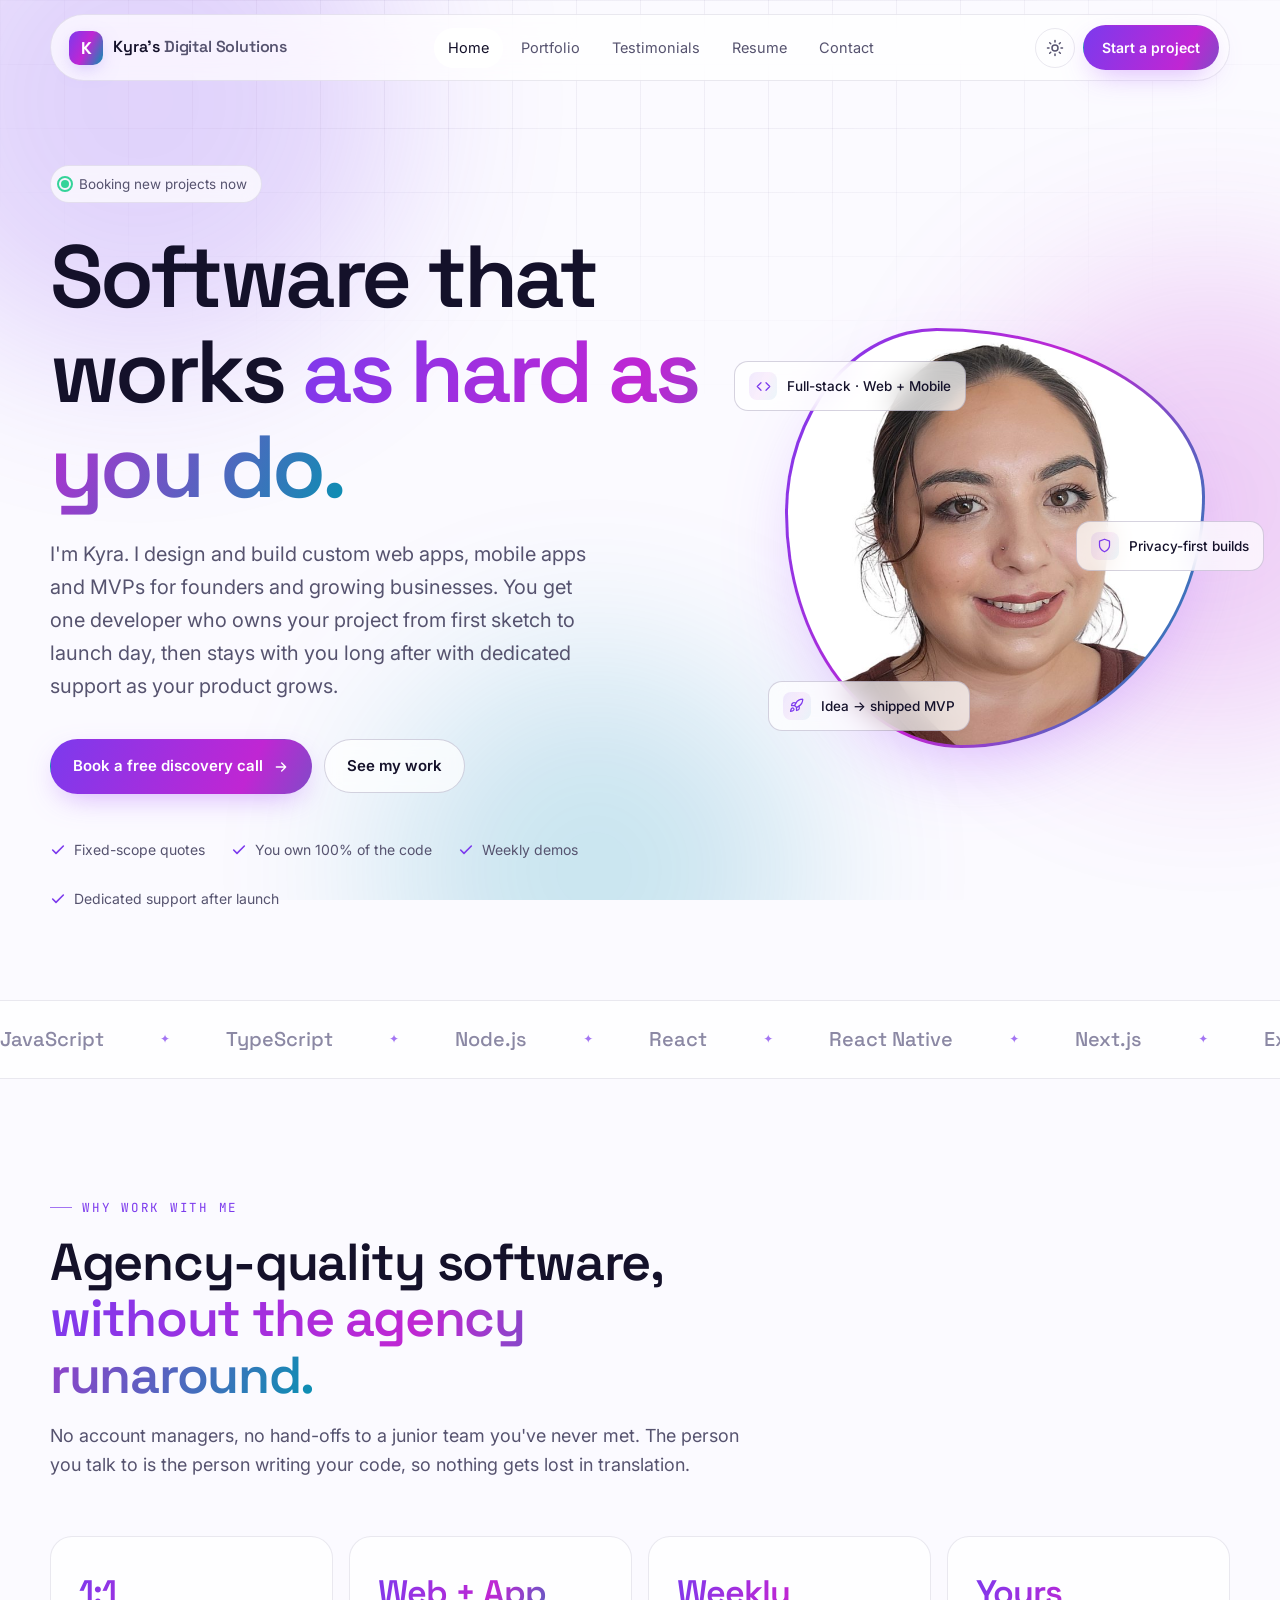
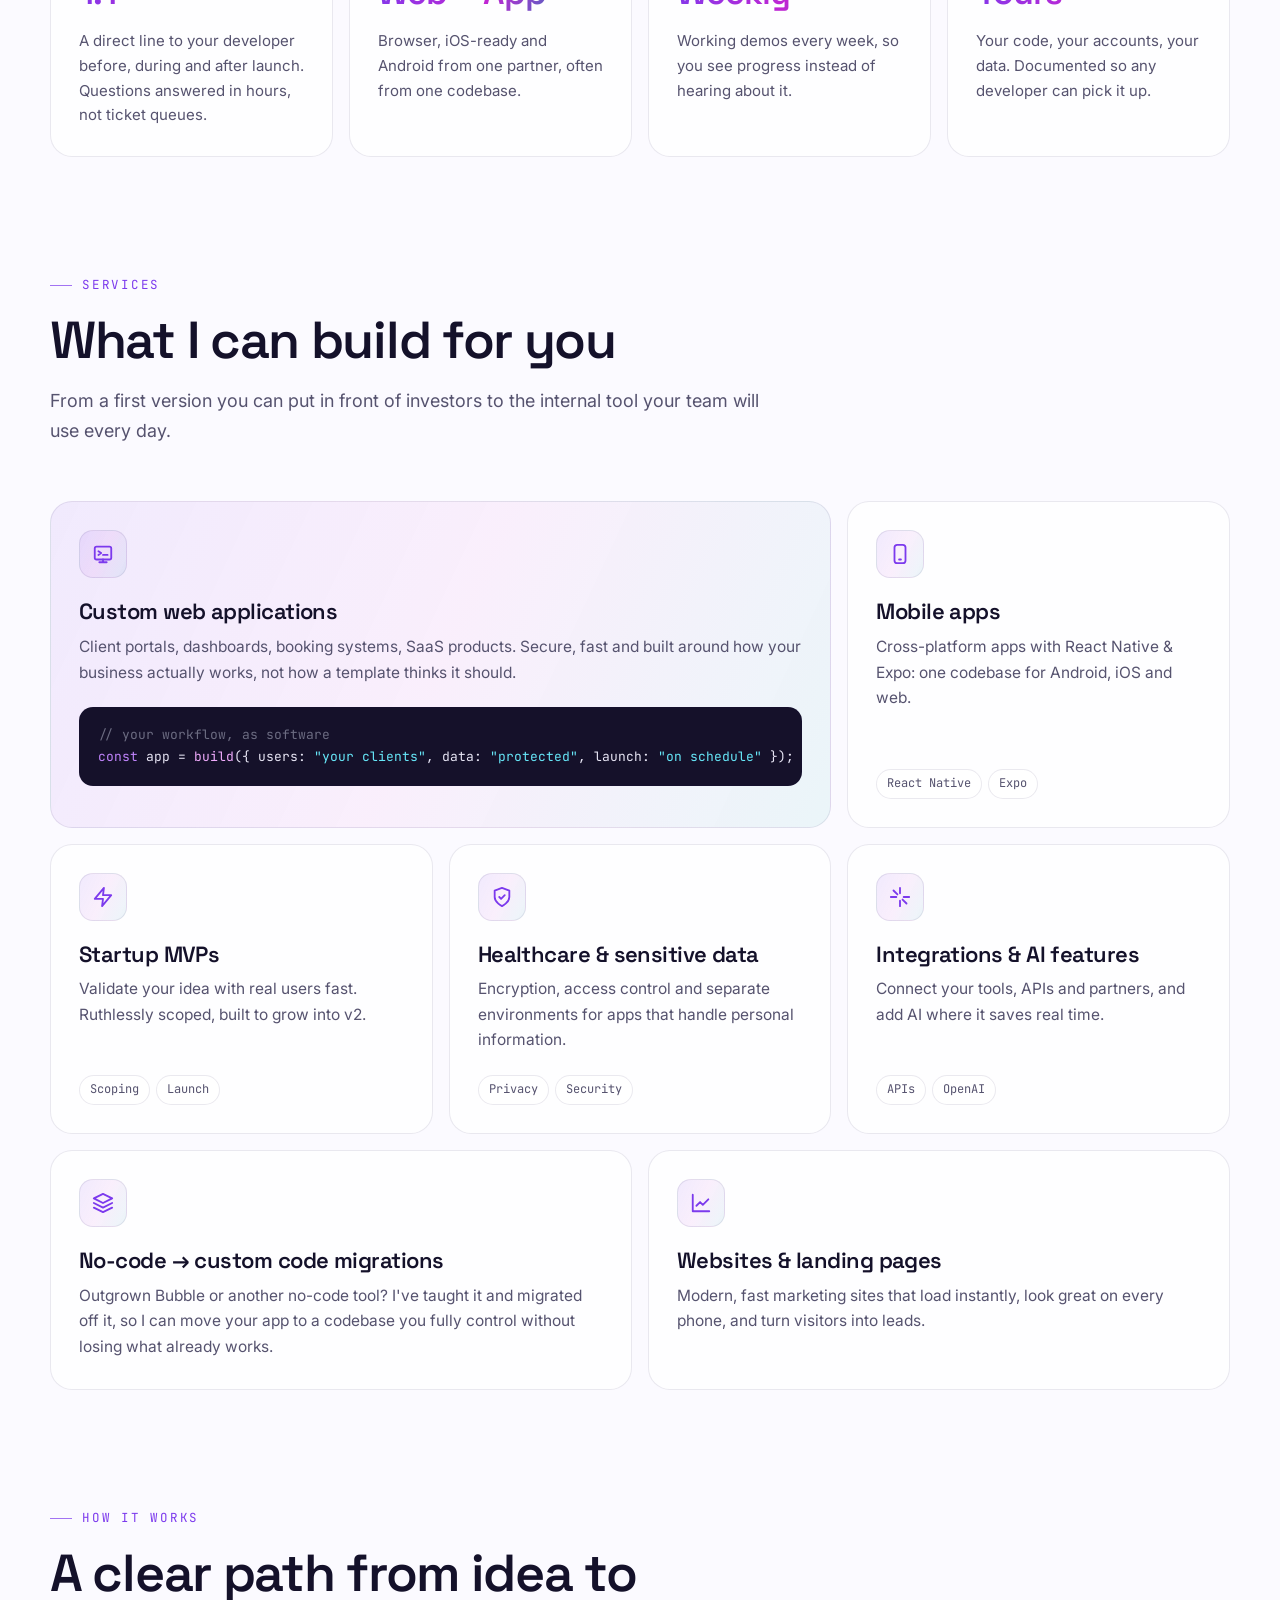
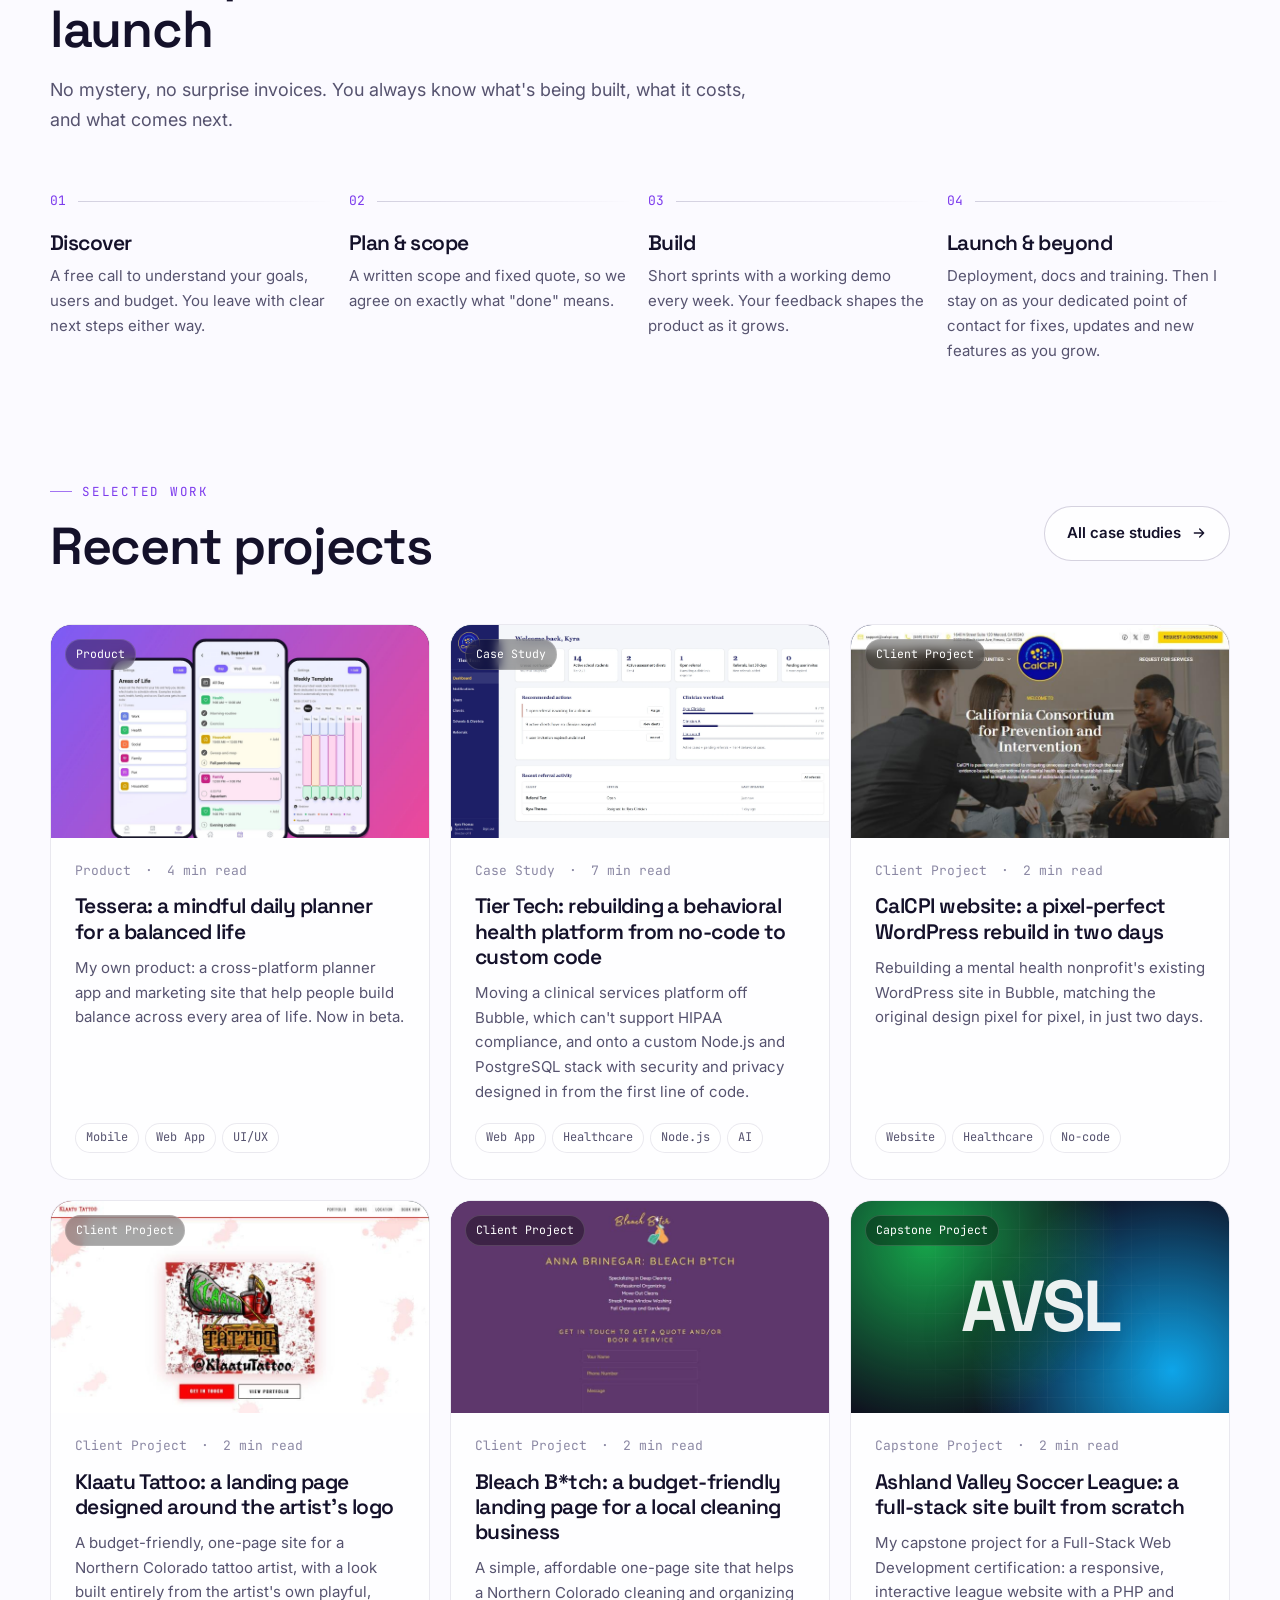
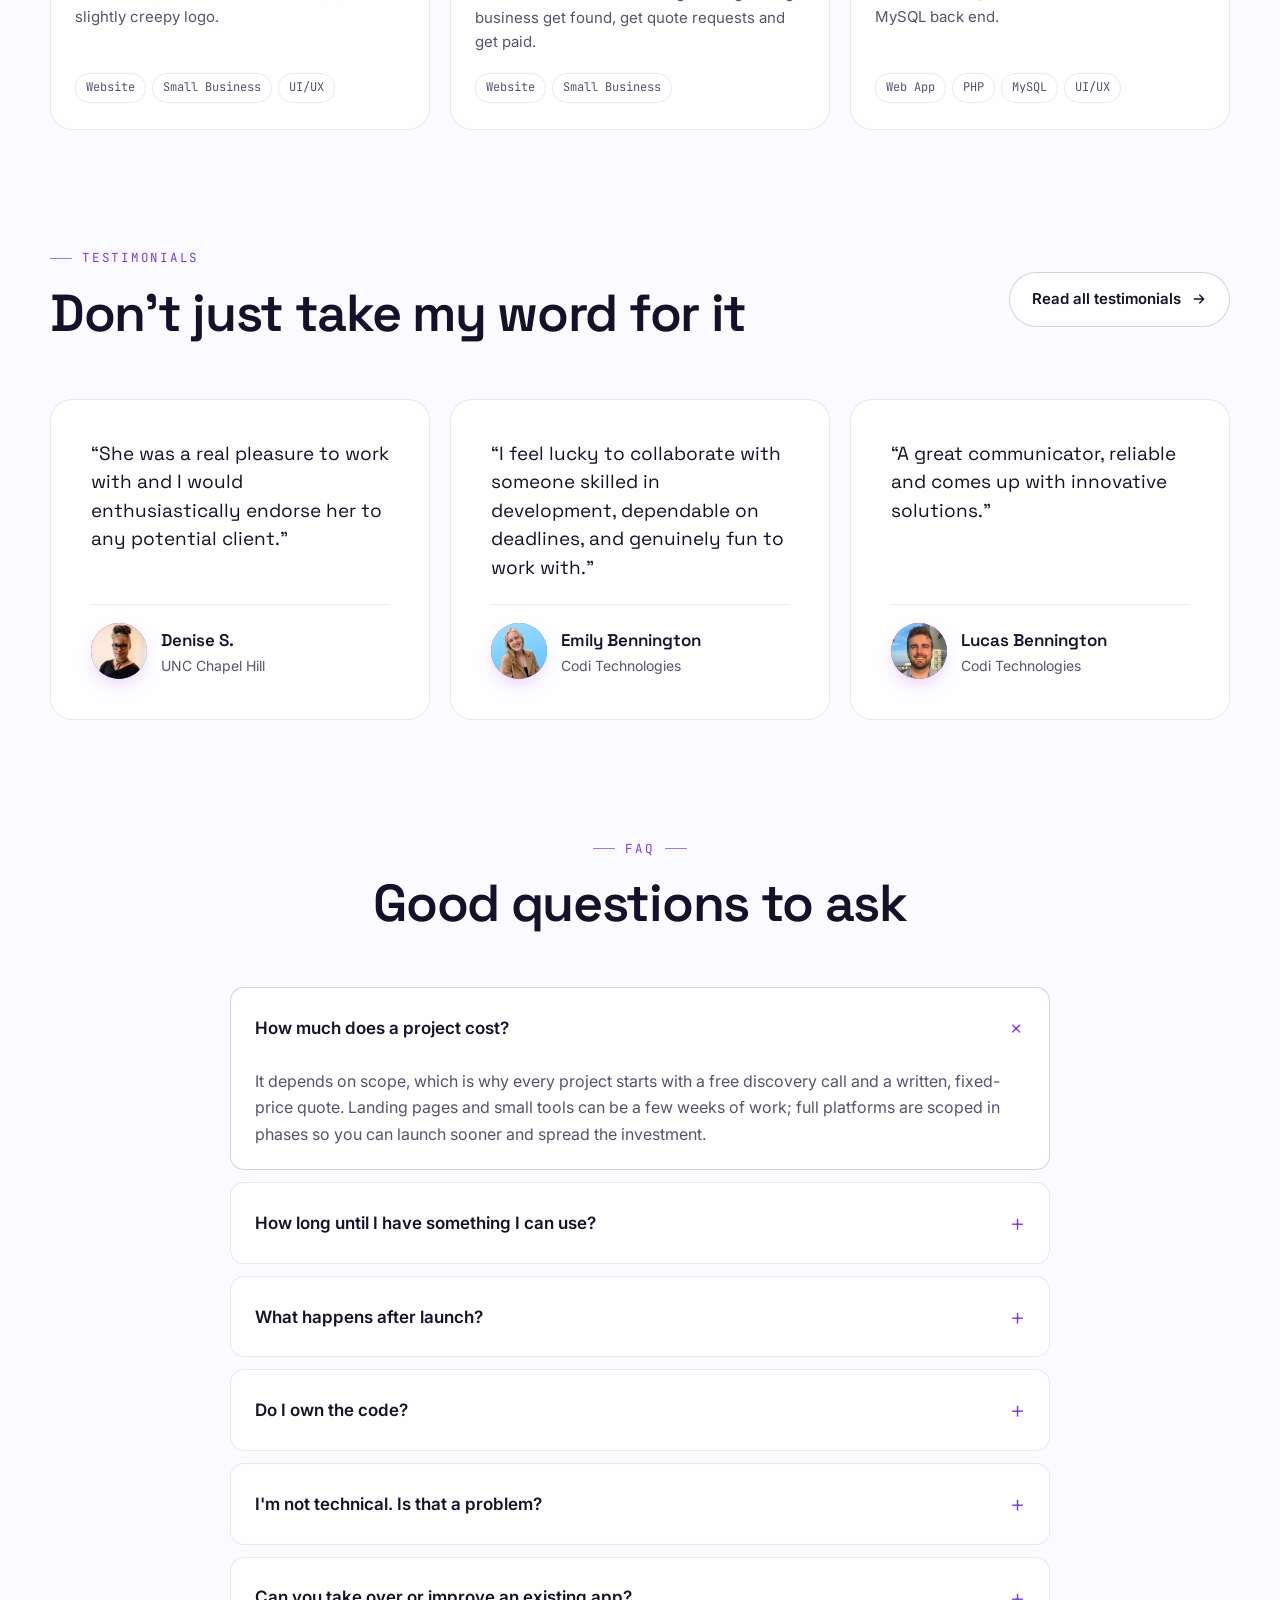
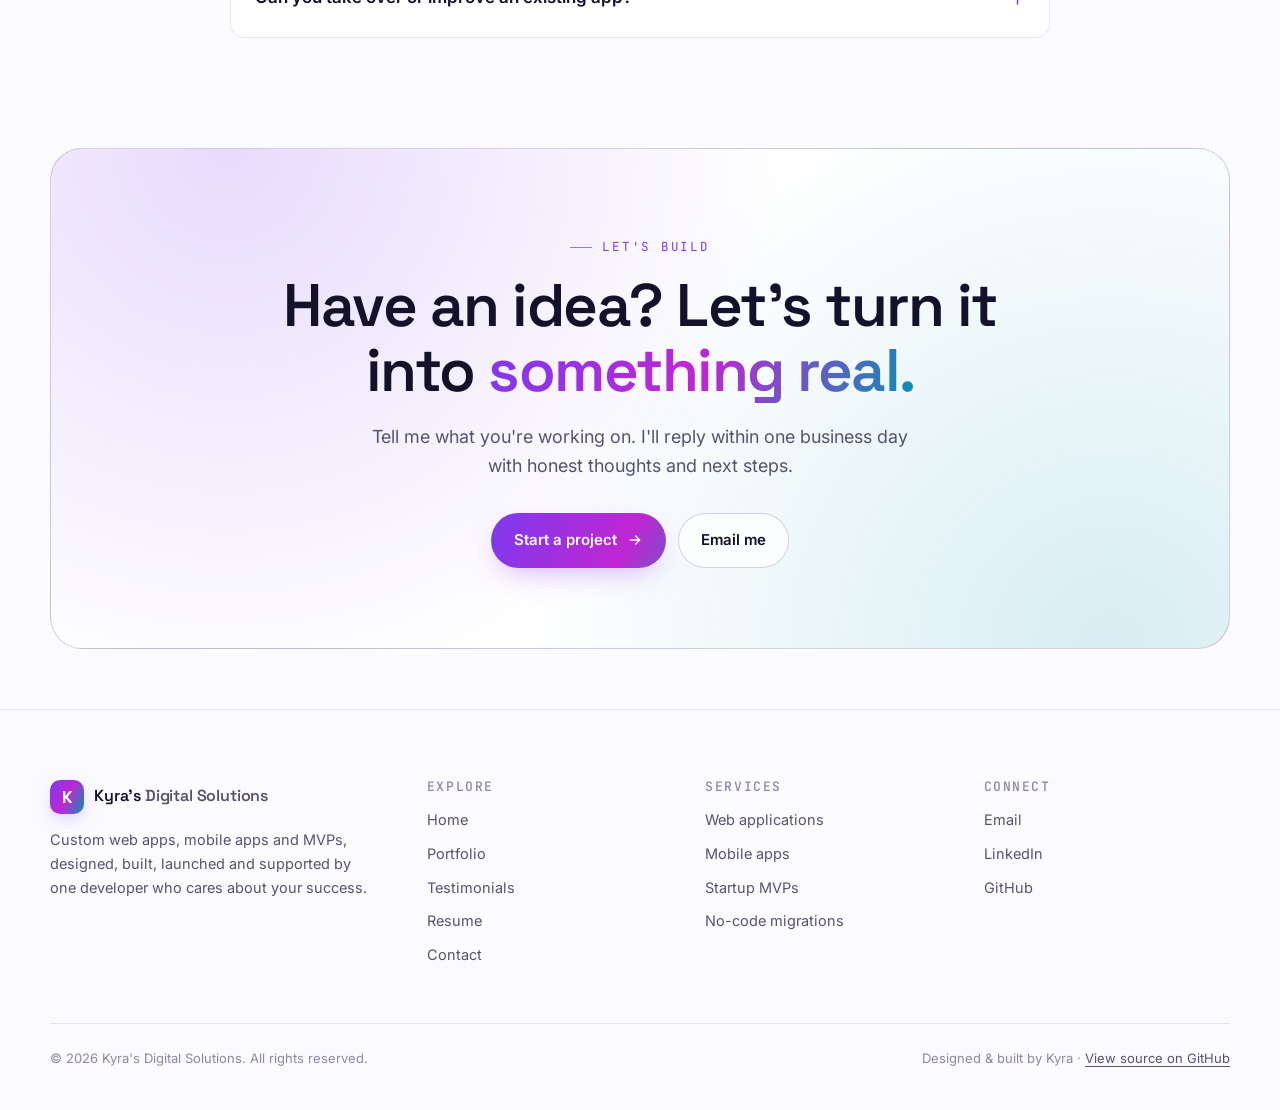
<file: index.html>
<!doctype html>
<html lang="en">
<head>
  <meta charset="utf-8">
  <meta name="viewport" content="width=device-width, initial-scale=1">
  <title>Kyra's Digital Solutions | Custom Software, Web & Mobile Apps</title>
  <meta name="description" content="Kyra's Digital Solutions builds custom web apps, mobile apps and MVPs, from first idea to launch, with one developer who owns it end to end.">
  <link rel="canonical" href="https://kyrasdigitalsolutions.com/">
  <meta property="og:type" content="website">
  <meta property="og:site_name" content="Kyra&#39;s Digital Solutions">
  <meta property="og:title" content="Kyra's Digital Solutions | Custom Software, Web & Mobile Apps">
  <meta property="og:description" content="Kyra's Digital Solutions builds custom web apps, mobile apps and MVPs, from first idea to launch, with one developer who owns it end to end.">
  <meta property="og:url" content="https://kyrasdigitalsolutions.com/">
  <meta property="og:image" content="https://kyrasdigitalsolutions.com/assets/og-image.jpg">
  <meta property="og:image:width" content="1200">
  <meta property="og:image:height" content="630">
  <meta name="twitter:card" content="summary_large_image">
  <meta name="theme-color" content="#07070d">
  <link rel="icon" href="assets/favicon.svg" type="image/svg+xml">
  <link rel="preconnect" href="https://fonts.googleapis.com">
  <link rel="preconnect" href="https://fonts.gstatic.com" crossorigin>
  <link href="https://fonts.googleapis.com/css2?family=Inter:wght@400;500;600&family=JetBrains+Mono:wght@400;500&family=Space+Grotesk:wght@500;600;700&display=swap" rel="stylesheet">
  <script>
    document.documentElement.classList.add("js");
    (function () {
      var t; try { t = localStorage.getItem("kds-theme"); } catch (e) {}
      document.documentElement.dataset.theme = t || (matchMedia("(prefers-color-scheme: light)").matches ? "light" : "dark");
    })();
  </script>
  <link rel="stylesheet" href="css/styles.css">
</head>
<body>
  <div class="bg-fx" aria-hidden="true"><span class="orb o1"></span><span class="orb o2"></span><span class="orb o3"></span><div class="grid"></div></div>

  <header class="nav-wrap">
    <nav class="nav" aria-label="Main">
      <a class="brand" href="index.html"><span class="brand-mark">K</span><span class="brand-text">Kyra's <b>Digital Solutions</b></span></a>
      <div class="nav-links">
        <a href="index.html" aria-current="page">Home</a>
        <a href="portfolio.html">Portfolio</a>
        <a href="testimonials.html">Testimonials</a>
        <a href="resume.html">Resume</a>
        <a href="contact.html">Contact</a>
      </div>
      <div class="nav-actions">
        <button class="icon-btn theme-toggle" data-theme-toggle aria-label="Toggle light and dark mode">
          <svg class="moon" viewBox="0 0 24 24" fill="none" stroke="currentColor" stroke-width="2" stroke-linecap="round" stroke-linejoin="round"><path d="M21 12.8A9 9 0 1 1 11.2 3a7 7 0 0 0 9.8 9.8z"/></svg>
          <svg class="sun" viewBox="0 0 24 24" fill="none" stroke="currentColor" stroke-width="2" stroke-linecap="round"><circle cx="12" cy="12" r="4"/><path d="M12 2v2M12 20v2M4.9 4.9l1.4 1.4M17.7 17.7l1.4 1.4M2 12h2M20 12h2M4.9 19.1l1.4-1.4M17.7 6.3l1.4-1.4"/></svg>
        </button>
        <a class="btn btn-primary btn-sm" href="contact.html">Start a project</a>
        <button class="icon-btn menu-toggle" data-menu-toggle aria-label="Open menu" aria-expanded="false">
          <svg viewBox="0 0 24 24" fill="none" stroke="currentColor" stroke-width="2" stroke-linecap="round"><path d="M4 7h16M4 12h16M4 17h16"/></svg>
        </button>
      </div>
    </nav>
  </header>

  <main>
    <!-- ================= HERO ================= -->
    <section class="hero">
      <div class="container hero-grid">
        <div>
          <span class="pill reveal"><span class="pulse"></span>Booking new projects now</span>
          <h1 class="reveal" style="--d:.08s">Software that works <span class="grad-text">as hard as you do.</span></h1>
          <p class="lead reveal" style="--d:.16s">I'm Kyra. I design and build custom web apps, mobile apps and MVPs for founders and growing businesses. You get one developer who owns your project from first sketch to launch day, then stays with you long after with dedicated support as your product grows.</p>
          <div class="hero-ctas reveal" style="--d:.24s">
            <a class="btn btn-primary" href="contact.html">Book a free discovery call <svg viewBox="0 0 24 24" fill="none" stroke="currentColor" stroke-width="2" stroke-linecap="round" stroke-linejoin="round"><path d="M5 12h14M13 6l6 6-6 6"/></svg></a>
            <a class="btn btn-ghost" href="portfolio.html">See my work</a>
          </div>
          <div class="hero-proof reveal" style="--d:.32s">
            <span><svg viewBox="0 0 24 24" fill="none" stroke="currentColor" stroke-width="2.4" stroke-linecap="round" stroke-linejoin="round"><path d="M20 6 9 17l-5-5"/></svg>Fixed-scope quotes</span>
            <span><svg viewBox="0 0 24 24" fill="none" stroke="currentColor" stroke-width="2.4" stroke-linecap="round" stroke-linejoin="round"><path d="M20 6 9 17l-5-5"/></svg>You own 100% of the code</span>
            <span><svg viewBox="0 0 24 24" fill="none" stroke="currentColor" stroke-width="2.4" stroke-linecap="round" stroke-linejoin="round"><path d="M20 6 9 17l-5-5"/></svg>Weekly demos</span>
            <span><svg viewBox="0 0 24 24" fill="none" stroke="currentColor" stroke-width="2.4" stroke-linecap="round" stroke-linejoin="round"><path d="M20 6 9 17l-5-5"/></svg>Dedicated support after launch</span>
          </div>
        </div>

        <div class="portrait-wrap reveal" style="--d:.2s">
          <div class="portrait-ring"><img src="assets/kyra.jpg" alt="Kyra, founder of Kyra's Digital Solutions" width="720" height="720"></div>
          <div class="float-chip c1"><span class="dot"><svg viewBox="0 0 24 24" fill="none" stroke="currentColor" stroke-width="2" stroke-linecap="round" stroke-linejoin="round"><path d="m16 18 6-6-6-6M8 6l-6 6 6 6"/></svg></span>Full-stack · Web + Mobile</div>
          <div class="float-chip c2"><span class="dot"><svg viewBox="0 0 24 24" fill="none" stroke="currentColor" stroke-width="2" stroke-linecap="round" stroke-linejoin="round"><path d="M12 22s8-4 8-10V5l-8-3-8 3v7c0 6 8 10 8 10z"/></svg></span>Privacy-first builds</div>
          <div class="float-chip c3"><span class="dot"><svg viewBox="0 0 24 24" fill="none" stroke="currentColor" stroke-width="2" stroke-linecap="round" stroke-linejoin="round"><path d="M4.5 16.5c-1.5 1.3-2 5-2 5s3.7-.5 5-2c.7-.8.7-2.1-.1-2.9a2.2 2.2 0 0 0-2.9-.1zM12 15l-3-3a22 22 0 0 1 2-3.9A12.9 12.9 0 0 1 22 2c0 2.7-.8 7.5-6 11a22.4 22.4 0 0 1-4 2z"/><path d="M9 12H4s.6-3 2-4c1.6-1.1 5 0 5 0M12 15v5s3-.6 4-2c1.1-1.6 0-5 0-5"/></svg></span>Idea → shipped MVP</div>
        </div>
      </div>
    </section>

    <!-- ================= TECH MARQUEE ================= -->
    <div class="marquee" aria-label="Technologies I work with">
      <div class="marquee-track">
        <span>JavaScript</span><span>TypeScript</span><span>Node.js</span><span>React</span><span>React Native</span><span>Next.js</span><span>Expo</span><span>PostgreSQL</span><span>Supabase</span><span>Tailwind CSS</span><span>Express</span><span>Bubble</span><span>REST APIs</span><span>OpenAI</span>
        <span aria-hidden="true">JavaScript</span><span aria-hidden="true">TypeScript</span><span aria-hidden="true">Node.js</span><span aria-hidden="true">React</span><span aria-hidden="true">React Native</span><span aria-hidden="true">Next.js</span><span aria-hidden="true">Expo</span><span aria-hidden="true">PostgreSQL</span><span aria-hidden="true">Supabase</span><span aria-hidden="true">Tailwind CSS</span><span aria-hidden="true">Express</span><span aria-hidden="true">Bubble</span><span aria-hidden="true">REST APIs</span><span aria-hidden="true">OpenAI</span>
      </div>
    </div>

    <!-- ================= WHY ME ================= -->
    <section class="section">
      <div class="container">
        <div class="section-head reveal">
          <span class="eyebrow">Why work with me</span>
          <h2>Agency-quality software, <span class="grad-text">without the agency runaround.</span></h2>
          <p>No account managers, no hand-offs to a junior team you've never met. The person you talk to is the person writing your code, so nothing gets lost in translation.</p>
        </div>
        <div class="values">
          <div class="card spot value reveal"><div class="num grad-text">1:1</div><p>A direct line to your developer before, during and after launch. Questions answered in hours, not ticket queues.</p></div>
          <div class="card spot value reveal" style="--d:.08s"><div class="num grad-text">Web + App</div><p>Browser, iOS-ready and Android from one partner, often from one codebase.</p></div>
          <div class="card spot value reveal" style="--d:.16s"><div class="num grad-text">Weekly</div><p>Working demos every week, so you see progress instead of hearing about it.</p></div>
          <div class="card spot value reveal" style="--d:.24s"><div class="num grad-text">Yours</div><p>Your code, your accounts, your data. Documented so any developer can pick it up.</p></div>
        </div>
      </div>
    </section>

    <!-- ================= SERVICES ================= -->
    <section class="section" style="padding-top:0">
      <div class="container">
        <div class="section-head reveal">
          <span class="eyebrow">Services</span>
          <h2>What I can build for you</h2>
          <p>From a first version you can put in front of investors to the internal tool your team will use every day.</p>
        </div>
        <div class="bento">
          <article class="card spot feature span-4 reveal">
            <div class="svc-icon"><svg viewBox="0 0 24 24" fill="none" stroke="currentColor" stroke-width="2" stroke-linecap="round" stroke-linejoin="round"><rect x="3" y="4" width="18" height="14" rx="2"/><path d="M8 21h8M12 18v3M7 9l3 2-3 2M12 13h5"/></svg></div>
            <h3>Custom web applications</h3>
            <p>Client portals, dashboards, booking systems, SaaS products. Secure, fast and built around how your business actually works, not how a template thinks it should.</p>
            <pre class="code-peek"><span class="c">// your workflow, as software</span>
<span class="k">const</span> app = <span class="f">build</span>({ users: <span class="s">"your clients"</span>, data: <span class="s">"protected"</span>, launch: <span class="s">"on schedule"</span> });</pre>
          </article>
          <article class="card spot span-2 reveal" style="--d:.08s">
            <div class="svc-icon"><svg viewBox="0 0 24 24" fill="none" stroke="currentColor" stroke-width="2" stroke-linecap="round" stroke-linejoin="round"><rect x="6" y="2" width="12" height="20" rx="3"/><path d="M11 18h2"/></svg></div>
            <h3>Mobile apps</h3>
            <p>Cross-platform apps with React Native & Expo: one codebase for Android, iOS and web.</p>
            <div class="tags"><span class="tag">React Native</span><span class="tag">Expo</span></div>
          </article>
          <article class="card spot span-2 reveal">
            <div class="svc-icon"><svg viewBox="0 0 24 24" fill="none" stroke="currentColor" stroke-width="2" stroke-linecap="round" stroke-linejoin="round"><path d="M13 2 3 14h9l-1 8 10-12h-9l1-8z"/></svg></div>
            <h3>Startup MVPs</h3>
            <p>Validate your idea with real users fast. Ruthlessly scoped, built to grow into v2.</p>
            <div class="tags"><span class="tag">Scoping</span><span class="tag">Launch</span></div>
          </article>
          <article class="card spot span-2 reveal" style="--d:.08s">
            <div class="svc-icon"><svg viewBox="0 0 24 24" fill="none" stroke="currentColor" stroke-width="2" stroke-linecap="round" stroke-linejoin="round"><path d="M12 22s8-4 8-10V5l-8-3-8 3v7c0 6 8 10 8 10z"/><path d="m9 12 2 2 4-4"/></svg></div>
            <h3>Healthcare & sensitive data</h3>
            <p>Encryption, access control and separate environments for apps that handle personal information.</p>
            <div class="tags"><span class="tag">Privacy</span><span class="tag">Security</span></div>
          </article>
          <article class="card spot span-2 reveal" style="--d:.16s">
            <div class="svc-icon"><svg viewBox="0 0 24 24" fill="none" stroke="currentColor" stroke-width="2" stroke-linecap="round" stroke-linejoin="round"><path d="M12 2v6M12 16v6M4.9 4.9l4.3 4.3M14.8 14.8l4.3 4.3M2 12h6M16 12h6"/></svg></div>
            <h3>Integrations & AI features</h3>
            <p>Connect your tools, APIs and partners, and add AI where it saves real time.</p>
            <div class="tags"><span class="tag">APIs</span><span class="tag">OpenAI</span></div>
          </article>
          <article class="card spot span-3 reveal">
            <div class="svc-icon"><svg viewBox="0 0 24 24" fill="none" stroke="currentColor" stroke-width="2" stroke-linecap="round" stroke-linejoin="round"><path d="m12 2 10 5-10 5L2 7l10-5z"/><path d="m2 17 10 5 10-5M2 12l10 5 10-5"/></svg></div>
            <h3>No-code → custom code migrations</h3>
            <p>Outgrown Bubble or another no-code tool? I've taught it and migrated off it, so I can move your app to a codebase you fully control without losing what already works.</p>
          </article>
          <article class="card spot span-3 reveal" style="--d:.08s">
            <div class="svc-icon"><svg viewBox="0 0 24 24" fill="none" stroke="currentColor" stroke-width="2" stroke-linecap="round" stroke-linejoin="round"><path d="M3 3v18h18"/><path d="m7 15 4-4 3 3 6-6"/></svg></div>
            <h3>Websites & landing pages</h3>
            <p>Modern, fast marketing sites that load instantly, look great on every phone, and turn visitors into leads.</p>
          </article>
        </div>
      </div>
    </section>

    <!-- ================= PROCESS ================= -->
    <section class="section" style="padding-top:0">
      <div class="container">
        <div class="section-head reveal">
          <span class="eyebrow">How it works</span>
          <h2>A clear path from idea to launch</h2>
          <p>No mystery, no surprise invoices. You always know what's being built, what it costs, and what comes next.</p>
        </div>
        <div class="process">
          <div class="step reveal"><div class="step-num">01</div><h3>Discover</h3><p>A free call to understand your goals, users and budget. You leave with clear next steps either way.</p></div>
          <div class="step reveal" style="--d:.08s"><div class="step-num">02</div><h3>Plan & scope</h3><p>A written scope and fixed quote, so we agree on exactly what "done" means.</p></div>
          <div class="step reveal" style="--d:.16s"><div class="step-num">03</div><h3>Build</h3><p>Short sprints with a working demo every week. Your feedback shapes the product as it grows.</p></div>
          <div class="step reveal" style="--d:.24s"><div class="step-num">04</div><h3>Launch & beyond</h3><p>Deployment, docs and training. Then I stay on as your dedicated point of contact for fixes, updates and new features as you grow.</p></div>
        </div>
      </div>
    </section>

    <!-- ================= FEATURED WORK (hidden until a post is featured) ================= -->
    <section class="section" style="padding-top:0" id="featured-section">
      <div class="container">
        <div class="toolbar">
          <div class="section-head reveal" style="margin-bottom:0">
            <span class="eyebrow">Selected work</span>
            <h2>Recent projects</h2>
          </div>
          <a class="btn btn-ghost reveal" href="portfolio.html">All case studies <svg viewBox="0 0 24 24" fill="none" stroke="currentColor" stroke-width="2" stroke-linecap="round" stroke-linejoin="round"><path d="M5 12h14M13 6l6 6-6 6"/></svg></a>
        </div>
        <div class="post-grid" id="featured-posts"></div>
      </div>
    </section>

    <!-- ================= TESTIMONIALS ================= -->
    <section class="section" style="padding-top:0">
      <div class="container">
        <div class="toolbar">
          <div class="section-head reveal" style="margin-bottom:0">
            <span class="eyebrow">Testimonials</span>
            <h2>Don't just take my word for it</h2>
          </div>
          <a class="btn btn-ghost reveal" href="testimonials.html">Read all testimonials <svg viewBox="0 0 24 24" fill="none" stroke="currentColor" stroke-width="2" stroke-linecap="round" stroke-linejoin="round"><path d="M5 12h14M13 6l6 6-6 6"/></svg></a>
        </div>
        <div class="testimonials home-testimonials">
          <figure class="card spot testimonial reveal">
            <blockquote><p>“She was a real pleasure to work with and I would enthusiastically endorse her to any potential client.”</p></blockquote>
            <figcaption>
              <span class="avatar" data-photo="assets/testimonials/denise-s.avif">DS</span>
              <span><strong>Denise S.</strong><span>UNC Chapel Hill</span></span>
            </figcaption>
          </figure>
          <figure class="card spot testimonial reveal" style="--d:.08s">
            <blockquote><p>“I feel lucky to collaborate with someone skilled in development, dependable on deadlines, and genuinely fun to work with.”</p></blockquote>
            <figcaption>
              <span class="avatar" data-photo="assets/testimonials/emily-bennington.avif">EB</span>
              <span><strong>Emily Bennington</strong><span>Codi Technologies</span></span>
            </figcaption>
          </figure>
          <figure class="card spot testimonial reveal" style="--d:.16s">
            <blockquote><p>“A great communicator, reliable and comes up with innovative solutions.”</p></blockquote>
            <figcaption>
              <span class="avatar" data-photo="assets/testimonials/lucas-bennington.avif">LB</span>
              <span><strong>Lucas Bennington</strong><span>Codi Technologies</span></span>
            </figcaption>
          </figure>
        </div>
      </div>
    </section>

    <!-- ================= FAQ ================= -->
    <section class="section" style="padding-top:0">
      <div class="container">
        <div class="section-head center reveal">
          <span class="eyebrow">FAQ</span>
          <h2>Good questions to ask</h2>
        </div>
        <div class="faq reveal">
          <details open><summary>How much does a project cost?</summary><p>It depends on scope, which is why every project starts with a free discovery call and a written, fixed-price quote. Landing pages and small tools can be a few weeks of work; full platforms are scoped in phases so you can launch sooner and spread the investment.</p></details>
          <details><summary>How long until I have something I can use?</summary><p>Most MVPs reach a usable first version in 4–10 weeks. You'll see a working demo every week along the way, not just at the end.</p></details>
          <details><summary>What happens after launch?</summary><p>You're not on your own. Launch is the start of our working relationship, not the end of it. You keep a dedicated point of contact (me) for bug fixes, updates, questions and new features, and the person supporting your app is the person who built it.</p></details>
          <details><summary>Do I own the code?</summary><p>Yes, 100%. The code lives in your repository and your hosting accounts from day one, and it's documented so any developer can work on it later.</p></details>
          <details><summary>I'm not technical. Is that a problem?</summary><p>Not at all. I'll translate the technical decisions into plain language and trade-offs, so you can make confident calls about your product.</p></details>
          <details><summary>Can you take over or improve an existing app?</summary><p>Absolutely. I can audit what you have, fix what's broken, and either extend it or plan a migration, including moving off no-code platforms like Bubble.</p></details>
        </div>
      </div>
    </section>

    <!-- ================= CTA ================= -->
    <section class="container">
      <div class="cta-band reveal">
        <span class="eyebrow">Let's build</span>
        <h2 style="margin-top:16px">Have an idea? Let's turn it into <span class="grad-text">something real.</span></h2>
        <p>Tell me what you're working on. I'll reply within one business day with honest thoughts and next steps.</p>
        <div class="hero-ctas">
          <a class="btn btn-primary" href="contact.html">Start a project <svg viewBox="0 0 24 24" fill="none" stroke="currentColor" stroke-width="2" stroke-linecap="round" stroke-linejoin="round"><path d="M5 12h14M13 6l6 6-6 6"/></svg></a>
          <a class="btn btn-ghost" data-email href="#">Email me</a>
        </div>
      </div>
    </section>
  </main>

  <footer class="footer">
    <div class="container">
      <div class="footer-grid">
        <div>
          <a class="brand" href="index.html"><span class="brand-mark">K</span><span class="brand-text">Kyra's <b>Digital Solutions</b></span></a>
          <p>Custom web apps, mobile apps and MVPs, designed, built, launched and supported by one developer who cares about your success.</p>
        </div>
        <div><h4>Explore</h4><ul><li><a href="index.html">Home</a></li><li><a href="portfolio.html">Portfolio</a></li><li><a href="testimonials.html">Testimonials</a></li><li><a href="resume.html">Resume</a></li><li><a href="contact.html">Contact</a></li></ul></div>
        <div><h4>Services</h4><ul><li><a href="contact.html">Web applications</a></li><li><a href="contact.html">Mobile apps</a></li><li><a href="contact.html">Startup MVPs</a></li><li><a href="contact.html">No-code migrations</a></li></ul></div>
        <div><h4>Connect</h4><ul><li><a data-email href="#">Email</a></li><li><a href="https://www.linkedin.com/in/kyras-digital-solutions" target="_blank" rel="noopener">LinkedIn</a></li><li><a href="https://github.com/kyrat42" target="_blank" rel="noopener">GitHub</a></li></ul></div>
      </div>
      <div class="footer-bottom"><span>© <span data-year></span> Kyra's Digital Solutions. All rights reserved.</span><span>Designed &amp; built by Kyra · <a href="https://github.com/kyrat42/kyras-digital-solutions" target="_blank" rel="noopener">View source on GitHub</a></span></div>
    </div>
  </footer>

  <script src="js/posts.js"></script>
  <script>
    const featuredPosts = sortedPosts().filter((p) => p.featured).slice(0, 6);
    document.getElementById("featured-section").hidden = !featuredPosts.length;
    document.getElementById("featured-posts").innerHTML =
      featuredPosts.map((p, i) => postCardHTML(p, i, "portfolio.html")).join("");
  </script>
  <script src="js/main.js"></script>
</body>
</html>
</file>
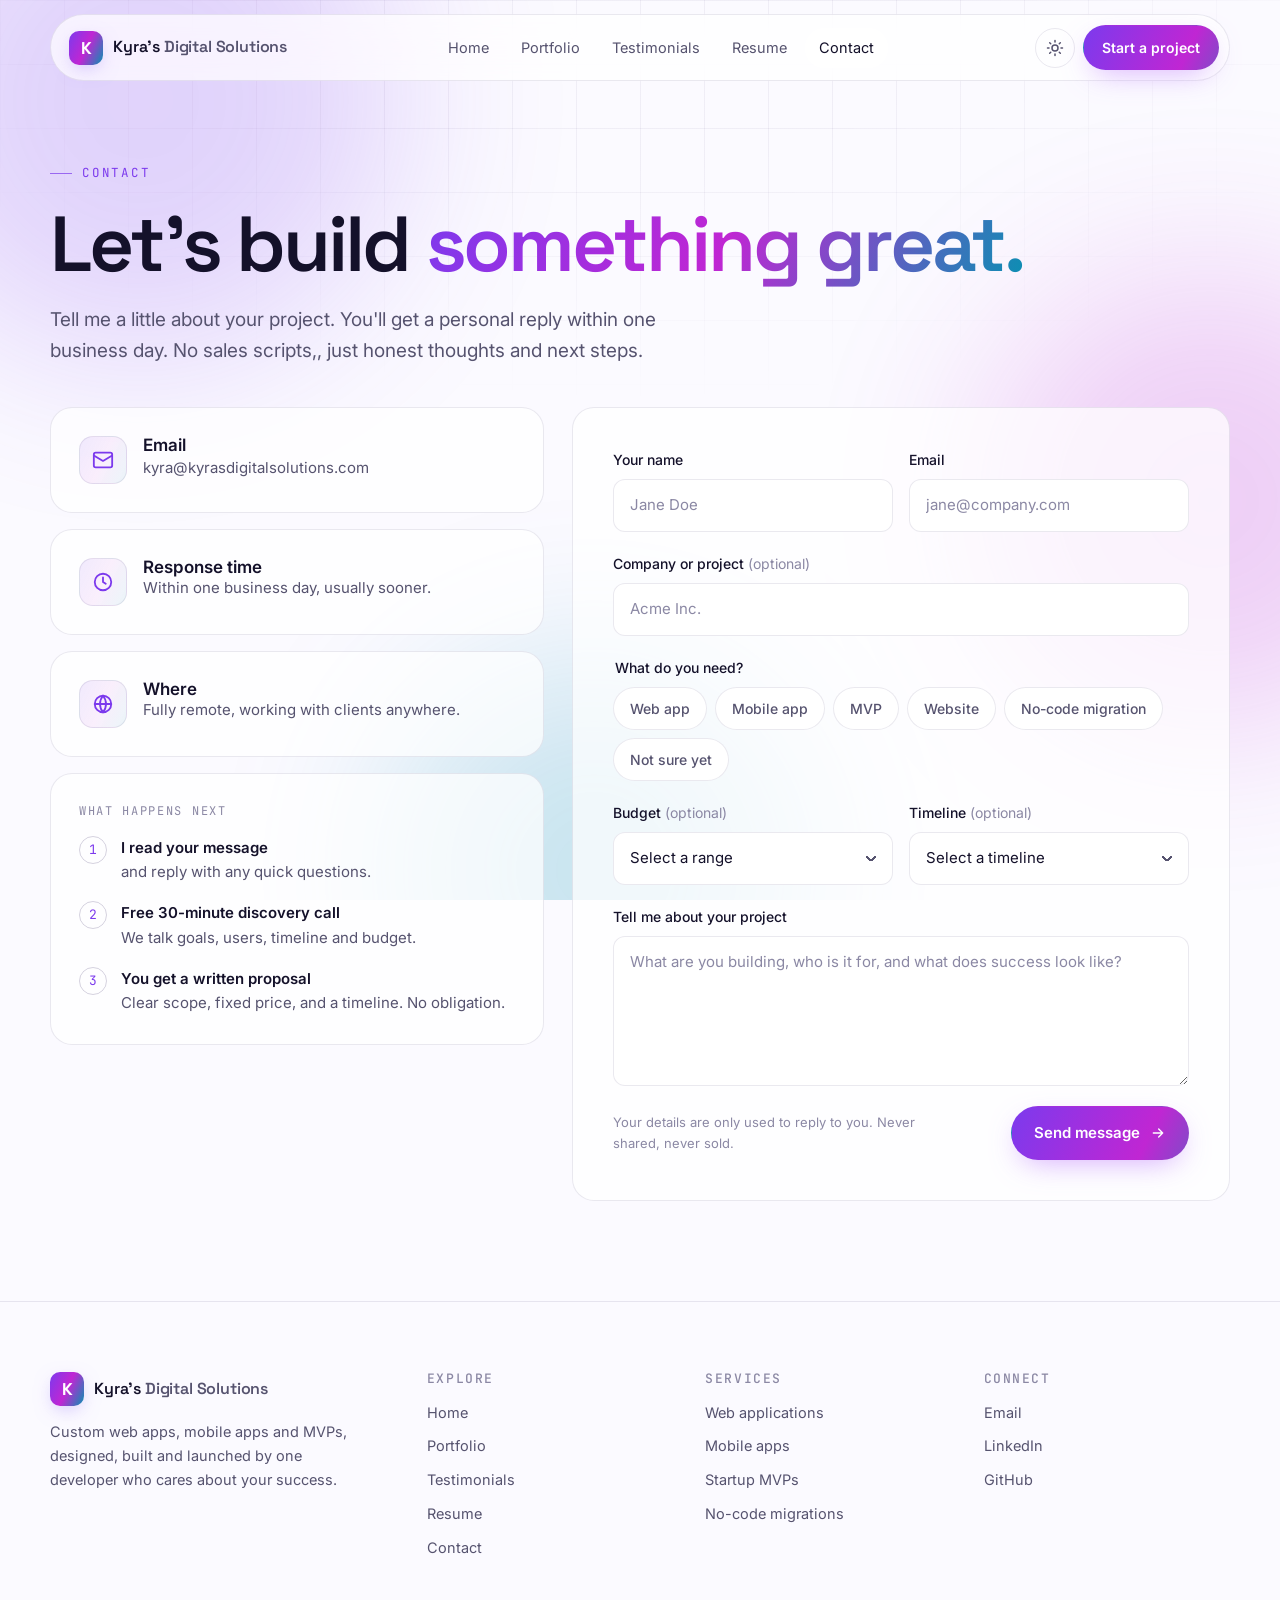
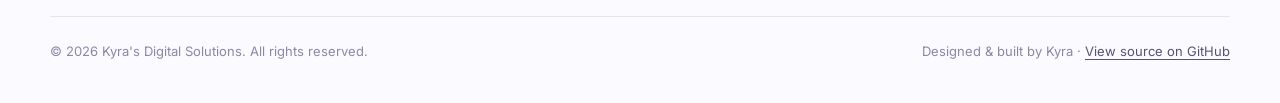
<file: contact.html>
<!doctype html>
<html lang="en">
<head>
  <meta charset="utf-8">
  <meta name="viewport" content="width=device-width, initial-scale=1">
  <title>Contact | Kyra's Digital Solutions</title>
  <meta name="description" content="Start a project with Kyra's Digital Solutions. Tell me what you're building and get a reply within one business day.">
  <link rel="canonical" href="https://kyrasdigitalsolutions.com/contact.html">
  <meta property="og:type" content="website">
  <meta property="og:site_name" content="Kyra&#39;s Digital Solutions">
  <meta property="og:title" content="Contact | Kyra's Digital Solutions">
  <meta property="og:description" content="Start a project with Kyra's Digital Solutions. Tell me what you're building and get a reply within one business day.">
  <meta property="og:url" content="https://kyrasdigitalsolutions.com/contact.html">
  <meta property="og:image" content="https://kyrasdigitalsolutions.com/assets/og-image.jpg">
  <meta property="og:image:width" content="1200">
  <meta property="og:image:height" content="630">
  <meta name="twitter:card" content="summary_large_image">
  <meta name="theme-color" content="#07070d">
  <link rel="icon" href="assets/favicon.svg" type="image/svg+xml">
  <link rel="preconnect" href="https://fonts.googleapis.com">
  <link rel="preconnect" href="https://fonts.gstatic.com" crossorigin>
  <link href="https://fonts.googleapis.com/css2?family=Inter:wght@400;500;600&family=JetBrains+Mono:wght@400;500&family=Space+Grotesk:wght@500;600;700&display=swap" rel="stylesheet">
  <script>
    document.documentElement.classList.add("js");
    (function () {
      var t; try { t = localStorage.getItem("kds-theme"); } catch (e) {}
      document.documentElement.dataset.theme = t || (matchMedia("(prefers-color-scheme: light)").matches ? "light" : "dark");
    })();
  </script>
  <link rel="stylesheet" href="css/styles.css">
</head>
<body>
  <div class="bg-fx" aria-hidden="true"><span class="orb o1"></span><span class="orb o2"></span><span class="orb o3"></span><div class="grid"></div></div>

  <header class="nav-wrap">
    <nav class="nav" aria-label="Main">
      <a class="brand" href="index.html"><span class="brand-mark">K</span><span class="brand-text">Kyra's <b>Digital Solutions</b></span></a>
      <div class="nav-links">
        <a href="index.html">Home</a>
        <a href="portfolio.html">Portfolio</a>
        <a href="testimonials.html">Testimonials</a>
        <a href="resume.html">Resume</a>
        <a href="contact.html" aria-current="page">Contact</a>
      </div>
      <div class="nav-actions">
        <button class="icon-btn theme-toggle" data-theme-toggle aria-label="Toggle light and dark mode">
          <svg class="moon" viewBox="0 0 24 24" fill="none" stroke="currentColor" stroke-width="2" stroke-linecap="round" stroke-linejoin="round"><path d="M21 12.8A9 9 0 1 1 11.2 3a7 7 0 0 0 9.8 9.8z"/></svg>
          <svg class="sun" viewBox="0 0 24 24" fill="none" stroke="currentColor" stroke-width="2" stroke-linecap="round"><circle cx="12" cy="12" r="4"/><path d="M12 2v2M12 20v2M4.9 4.9l1.4 1.4M17.7 17.7l1.4 1.4M2 12h2M20 12h2M4.9 19.1l1.4-1.4M17.7 6.3l1.4-1.4"/></svg>
        </button>
        <a class="btn btn-primary btn-sm" href="contact.html">Start a project</a>
        <button class="icon-btn menu-toggle" data-menu-toggle aria-label="Open menu" aria-expanded="false">
          <svg viewBox="0 0 24 24" fill="none" stroke="currentColor" stroke-width="2" stroke-linecap="round"><path d="M4 7h16M4 12h16M4 17h16"/></svg>
        </button>
      </div>
    </nav>
  </header>

  <main>
    <section class="page-hero">
      <div class="container">
        <span class="eyebrow reveal">Contact</span>
        <h1 class="reveal" style="--d:.08s">Let's build <span class="grad-text">something great.</span></h1>
        <p class="reveal" style="--d:.16s">Tell me a little about your project. You'll get a personal reply within one business day. No sales scripts,, just honest thoughts and next steps.</p>
      </div>
    </section>

    <div class="container contact-layout">
      <!-- ============ Info ============ -->
      <aside class="contact-info">
        <div class="card spot reveal">
          <div class="info-row">
            <div class="svc-icon"><svg viewBox="0 0 24 24" fill="none" stroke="currentColor" stroke-width="2" stroke-linecap="round" stroke-linejoin="round"><rect x="2" y="4" width="20" height="16" rx="2"/><path d="m22 7-10 6L2 7"/></svg></div>
            <div><h3>Email</h3><a data-email href="#"></a></div>
          </div>
        </div>
        <div class="card spot reveal" style="--d:.06s">
          <div class="info-row">
            <div class="svc-icon"><svg viewBox="0 0 24 24" fill="none" stroke="currentColor" stroke-width="2" stroke-linecap="round" stroke-linejoin="round"><circle cx="12" cy="12" r="9"/><path d="M12 7v5l3 2"/></svg></div>
            <div><h3>Response time</h3><p>Within one business day, usually sooner.</p></div>
          </div>
        </div>
        <div class="card spot reveal" style="--d:.12s">
          <div class="info-row">
            <div class="svc-icon"><svg viewBox="0 0 24 24" fill="none" stroke="currentColor" stroke-width="2" stroke-linecap="round" stroke-linejoin="round"><circle cx="12" cy="12" r="9"/><path d="M3 12h18M12 3a14 14 0 0 1 0 18M12 3a14 14 0 0 0 0 18"/></svg></div>
            <div><h3>Where</h3><p>Fully remote, working with clients anywhere.</p></div>
          </div>
        </div>
        <div class="card reveal" style="--d:.18s">
          <div class="side-title">What happens next</div>
          <ol class="next-steps">
            <li><div><strong>I read your message</strong>and reply with any quick questions.</div></li>
            <li><div><strong>Free 30-minute discovery call</strong>We talk goals, users, timeline and budget.</div></li>
            <li><div><strong>You get a written proposal</strong>Clear scope, fixed price, and a timeline. No obligation.</div></li>
          </ol>
        </div>
      </aside>

      <!-- ============ Form ============ -->
      <div class="card form-card reveal" style="--d:.1s;padding:0">
        <form class="form" id="contact-form" name="contact" method="POST" data-netlify="true" netlify-honeypot="bot-field" novalidate>
          <input type="hidden" name="form-name" value="contact">
          <p hidden><label>Leave this empty: <input name="bot-field" tabindex="-1" autocomplete="off"></label></p>
          <div class="form-row">
            <div class="field">
              <label for="name">Your name</label>
              <input class="input" id="name" name="name" autocomplete="name" placeholder="Jane Doe" required>
              <span class="err">Please tell me your name.</span>
            </div>
            <div class="field">
              <label for="email">Email</label>
              <input class="input" id="email" name="email" type="email" autocomplete="email" placeholder="jane@company.com" required>
              <span class="err">Please enter a valid email.</span>
            </div>
          </div>
          <div class="field">
            <label for="company">Company or project <span class="opt">(optional)</span></label>
            <input class="input" id="company" name="company" autocomplete="organization" placeholder="Acme Inc.">
          </div>
          <fieldset class="field">
            <legend>What do you need?</legend>
            <div class="choice-group" style="margin-top:8px">
              <label class="choice"><input type="radio" name="type" value="Web application"><span>Web app</span></label>
              <label class="choice"><input type="radio" name="type" value="Mobile app"><span>Mobile app</span></label>
              <label class="choice"><input type="radio" name="type" value="Startup MVP"><span>MVP</span></label>
              <label class="choice"><input type="radio" name="type" value="Website / landing page"><span>Website</span></label>
              <label class="choice"><input type="radio" name="type" value="No-code migration"><span>No-code migration</span></label>
              <label class="choice"><input type="radio" name="type" value="Not sure yet"><span>Not sure yet</span></label>
            </div>
          </fieldset>
          <div class="form-row">
            <div class="field">
              <label for="budget">Budget <span class="opt">(optional)</span></label>
              <select class="input" id="budget" name="budget">
                <option value="">Select a range</option>
                <option>Under $5k</option>
                <option>$5k – $15k</option>
                <option>$15k – $40k</option>
                <option>$40k+</option>
                <option>Not sure yet</option>
              </select>
            </div>
            <div class="field">
              <label for="timeline">Timeline <span class="opt">(optional)</span></label>
              <select class="input" id="timeline" name="timeline">
                <option value="">Select a timeline</option>
                <option>ASAP</option>
                <option>1–3 months</option>
                <option>3–6 months</option>
                <option>Flexible</option>
              </select>
            </div>
          </div>
          <div class="field">
            <label for="message">Tell me about your project</label>
            <textarea class="input" id="message" name="message" placeholder="What are you building, who is it for, and what does success look like?" required></textarea>
            <span class="err">A sentence or two is plenty.</span>
          </div>
          <div class="form-foot">
            <small>Your details are only used to reply to you. Never shared, never sold.</small>
            <button class="btn btn-primary" type="submit">Send message <svg viewBox="0 0 24 24" fill="none" stroke="currentColor" stroke-width="2" stroke-linecap="round" stroke-linejoin="round"><path d="M5 12h14M13 6l6 6-6 6"/></svg></button>
          </div>
        </form>
        <div class="form-success" role="status">
          <div class="svc-icon"><svg viewBox="0 0 24 24" fill="none" stroke="currentColor" stroke-width="2.4" stroke-linecap="round" stroke-linejoin="round"><path d="M20 6 9 17l-5-5"/></svg></div>
          <h3>Thanks, your message was sent!</h3>
          <p>I'll get back to you within one business day. Talk soon.</p>
        </div>
      </div>
    </div>
  </main>

  <footer class="footer">
    <div class="container">
      <div class="footer-grid">
        <div>
          <a class="brand" href="index.html"><span class="brand-mark">K</span><span class="brand-text">Kyra's <b>Digital Solutions</b></span></a>
          <p>Custom web apps, mobile apps and MVPs, designed, built and launched by one developer who cares about your success.</p>
        </div>
        <div><h4>Explore</h4><ul><li><a href="index.html">Home</a></li><li><a href="portfolio.html">Portfolio</a></li><li><a href="testimonials.html">Testimonials</a></li><li><a href="resume.html">Resume</a></li><li><a href="contact.html">Contact</a></li></ul></div>
        <div><h4>Services</h4><ul><li><a href="contact.html">Web applications</a></li><li><a href="contact.html">Mobile apps</a></li><li><a href="contact.html">Startup MVPs</a></li><li><a href="contact.html">No-code migrations</a></li></ul></div>
        <div><h4>Connect</h4><ul><li><a data-email href="#">Email</a></li><li><a href="https://www.linkedin.com/in/kyras-digital-solutions" target="_blank" rel="noopener">LinkedIn</a></li><li><a href="https://github.com/kyrat42" target="_blank" rel="noopener">GitHub</a></li></ul></div>
      </div>
      <div class="footer-bottom"><span>© <span data-year></span> Kyra's Digital Solutions. All rights reserved.</span><span>Designed &amp; built by Kyra · <a href="https://github.com/kyrat42/kyras-digital-solutions" target="_blank" rel="noopener">View source on GitHub</a></span></div>
    </div>
  </footer>

  <script src="js/main.js"></script>
</body>
</html>
</file>
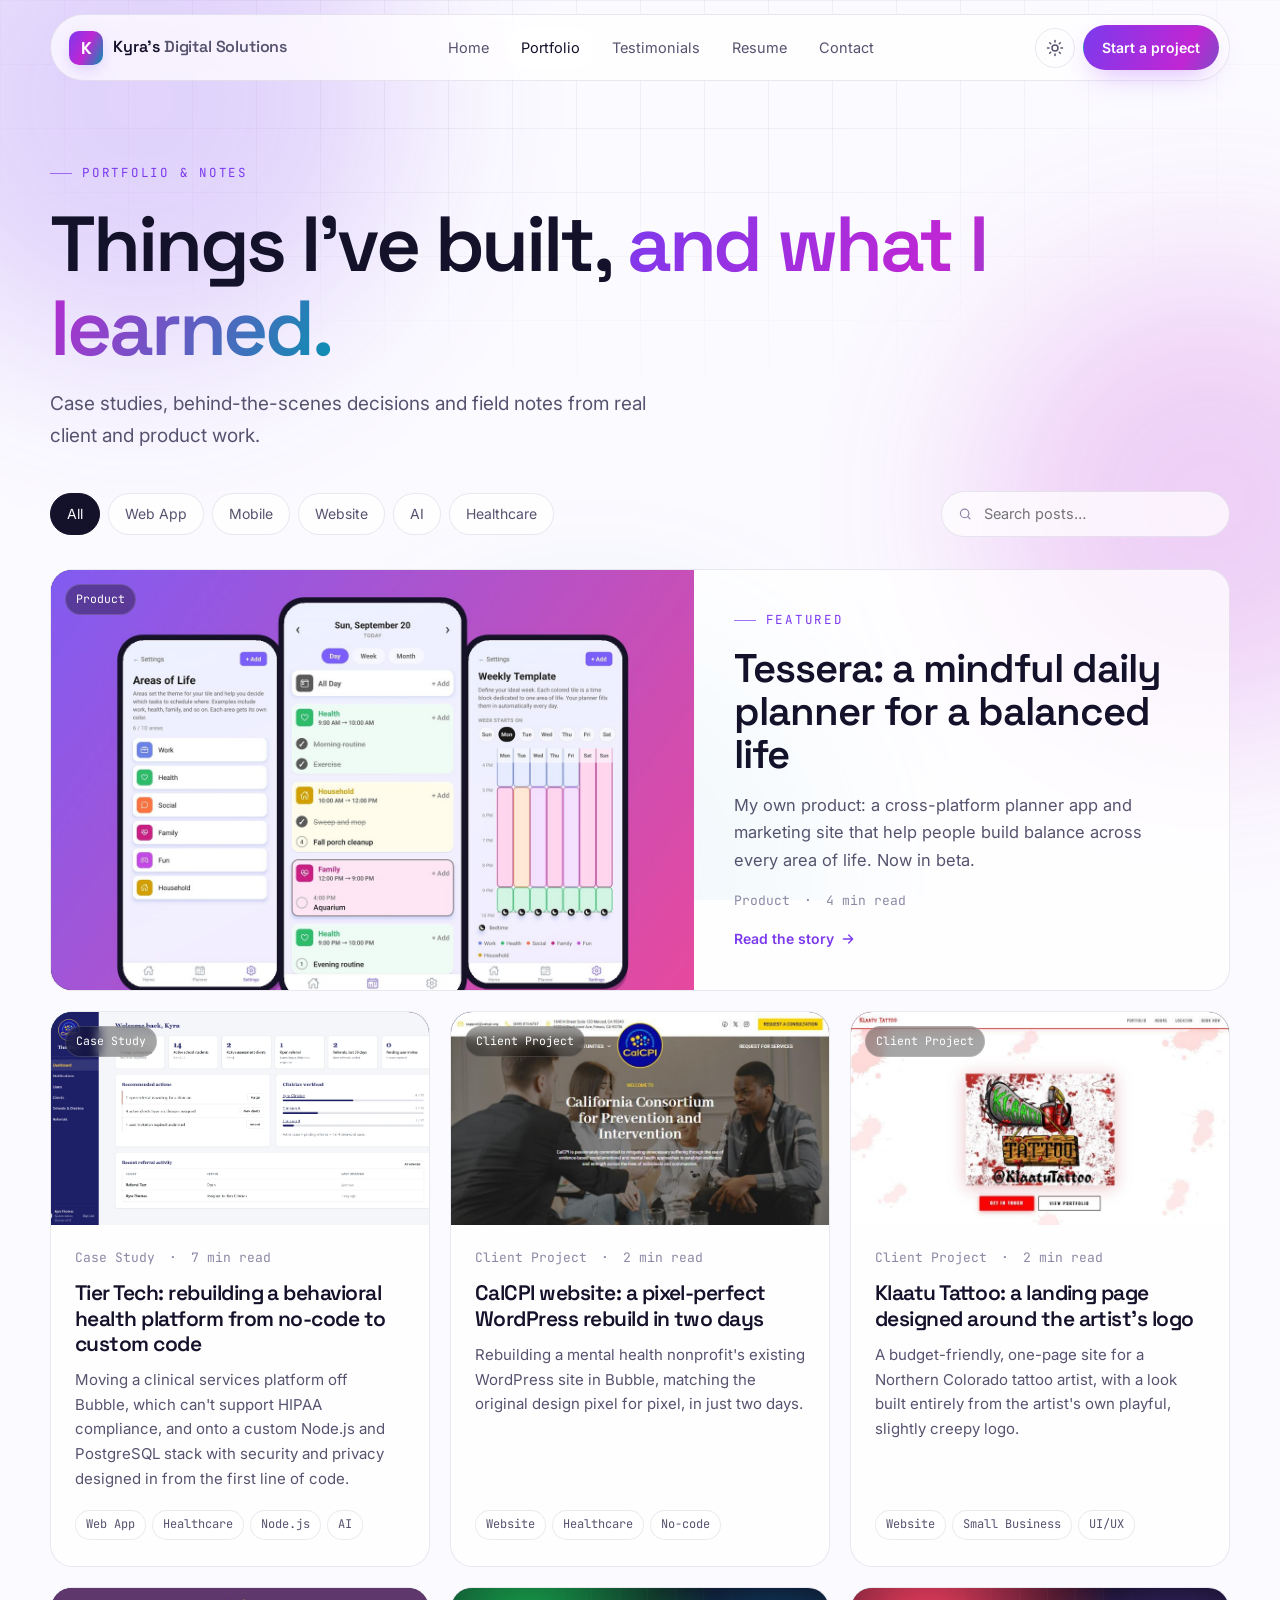
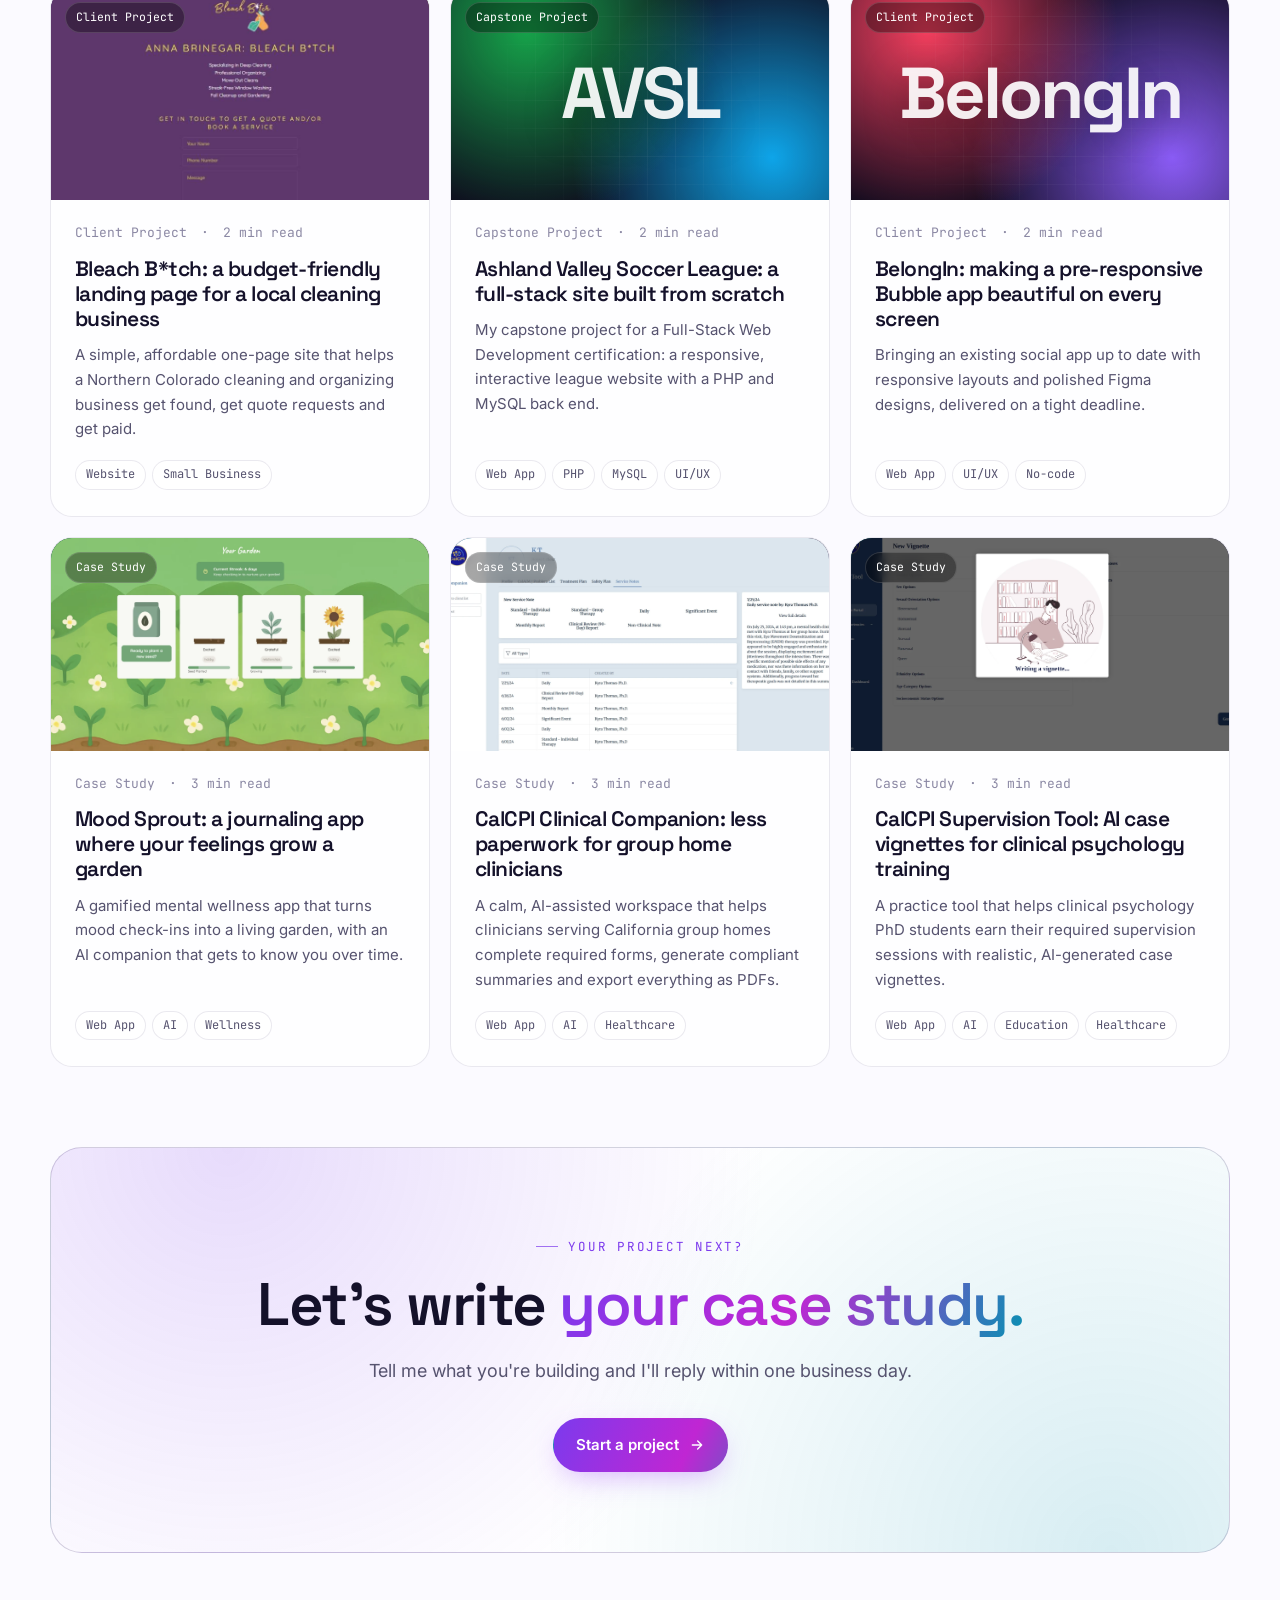
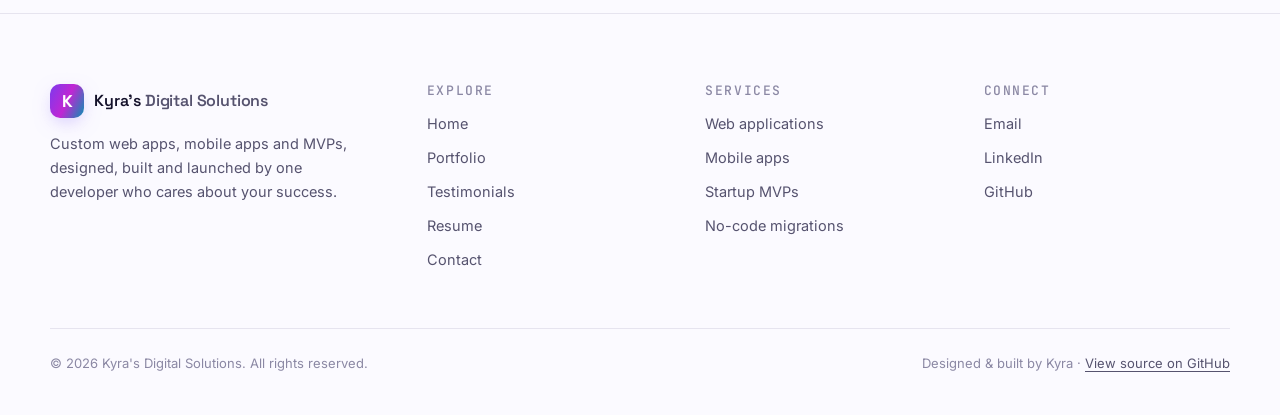
<file: portfolio.html>
<!doctype html>
<html lang="en">
<head>
  <meta charset="utf-8">
  <meta name="viewport" content="width=device-width, initial-scale=1">
  <title>Portfolio | Kyra's Digital Solutions</title>
  <meta name="description" content="Case studies and notes from projects built by Kyra's Digital Solutions.">
  <link rel="canonical" href="https://kyrasdigitalsolutions.com/portfolio.html">
  <meta property="og:type" content="website">
  <meta property="og:site_name" content="Kyra&#39;s Digital Solutions">
  <meta property="og:title" content="Portfolio | Kyra's Digital Solutions">
  <meta property="og:description" content="Case studies and notes from projects built by Kyra's Digital Solutions.">
  <meta property="og:url" content="https://kyrasdigitalsolutions.com/portfolio.html">
  <meta property="og:image" content="https://kyrasdigitalsolutions.com/assets/og-image.jpg">
  <meta property="og:image:width" content="1200">
  <meta property="og:image:height" content="630">
  <meta name="twitter:card" content="summary_large_image">
  <meta name="theme-color" content="#07070d">
  <link rel="icon" href="assets/favicon.svg" type="image/svg+xml">
  <link rel="preconnect" href="https://fonts.googleapis.com">
  <link rel="preconnect" href="https://fonts.gstatic.com" crossorigin>
  <link href="https://fonts.googleapis.com/css2?family=Inter:wght@400;500;600&family=JetBrains+Mono:wght@400;500&family=Space+Grotesk:wght@500;600;700&display=swap" rel="stylesheet">
  <script>
    document.documentElement.classList.add("js");
    (function () {
      var t; try { t = localStorage.getItem("kds-theme"); } catch (e) {}
      document.documentElement.dataset.theme = t || (matchMedia("(prefers-color-scheme: light)").matches ? "light" : "dark");
    })();
  </script>
  <link rel="stylesheet" href="css/styles.css">
</head>
<body>
  <div class="progress" id="progress" aria-hidden="true"></div>
  <div class="bg-fx" aria-hidden="true"><span class="orb o1"></span><span class="orb o2"></span><span class="orb o3"></span><div class="grid"></div></div>

  <header class="nav-wrap">
    <nav class="nav" aria-label="Main">
      <a class="brand" href="index.html"><span class="brand-mark">K</span><span class="brand-text">Kyra's <b>Digital Solutions</b></span></a>
      <div class="nav-links">
        <a href="index.html">Home</a>
        <a href="portfolio.html" aria-current="page">Portfolio</a>
        <a href="testimonials.html">Testimonials</a>
        <a href="resume.html">Resume</a>
        <a href="contact.html">Contact</a>
      </div>
      <div class="nav-actions">
        <button class="icon-btn theme-toggle" data-theme-toggle aria-label="Toggle light and dark mode">
          <svg class="moon" viewBox="0 0 24 24" fill="none" stroke="currentColor" stroke-width="2" stroke-linecap="round" stroke-linejoin="round"><path d="M21 12.8A9 9 0 1 1 11.2 3a7 7 0 0 0 9.8 9.8z"/></svg>
          <svg class="sun" viewBox="0 0 24 24" fill="none" stroke="currentColor" stroke-width="2" stroke-linecap="round"><circle cx="12" cy="12" r="4"/><path d="M12 2v2M12 20v2M4.9 4.9l1.4 1.4M17.7 17.7l1.4 1.4M2 12h2M20 12h2M4.9 19.1l1.4-1.4M17.7 6.3l1.4-1.4"/></svg>
        </button>
        <a class="btn btn-primary btn-sm" href="contact.html">Start a project</a>
        <button class="icon-btn menu-toggle" data-menu-toggle aria-label="Open menu" aria-expanded="false">
          <svg viewBox="0 0 24 24" fill="none" stroke="currentColor" stroke-width="2" stroke-linecap="round"><path d="M4 7h16M4 12h16M4 17h16"/></svg>
        </button>
      </div>
    </nav>
  </header>

  <main>
    <!-- ============ List view ============ -->
    <div id="list-view">
      <section class="page-hero">
        <div class="container">
          <span class="eyebrow reveal">Portfolio & notes</span>
          <h1 class="reveal" style="--d:.08s">Things I've built, <span class="grad-text">and what I learned.</span></h1>
          <p class="reveal" style="--d:.16s">Case studies, behind-the-scenes decisions and field notes from real client and product work.</p>
        </div>
      </section>

      <section class="container" style="padding-bottom:40px">
        <div class="toolbar reveal" id="toolbar">
          <div class="filters" id="filters" role="group" aria-label="Filter posts by topic"></div>
          <label class="search">
            <svg viewBox="0 0 24 24" fill="none" stroke="currentColor" stroke-width="2" stroke-linecap="round"><circle cx="11" cy="11" r="7"/><path d="m20 20-3.5-3.5"/></svg>
            <span class="sr-only">Search posts</span>
            <input id="search" type="search" placeholder="Search posts…" autocomplete="off">
          </label>
        </div>
        <div id="featured"></div>
        <div class="post-grid" id="grid"></div>
        <p class="empty" id="empty" hidden>No posts match that search. Try another topic.</p>
        <p class="empty" id="coming-soon" hidden>New case studies are on the way. Check back soon!</p>
      </section>
    </div>

    <!-- ============ Article view ============ -->
    <article class="container" id="article-view" hidden></article>

    <section class="container" style="margin-top:40px">
      <div class="cta-band reveal">
        <span class="eyebrow">Your project next?</span>
        <h2 style="margin-top:16px">Let's write <span class="grad-text">your case study.</span></h2>
        <p>Tell me what you're building and I'll reply within one business day.</p>
        <div class="hero-ctas"><a class="btn btn-primary" href="contact.html">Start a project <svg viewBox="0 0 24 24" fill="none" stroke="currentColor" stroke-width="2" stroke-linecap="round" stroke-linejoin="round"><path d="M5 12h14M13 6l6 6-6 6"/></svg></a></div>
      </div>
    </section>
  </main>

  <footer class="footer">
    <div class="container">
      <div class="footer-grid">
        <div>
          <a class="brand" href="index.html"><span class="brand-mark">K</span><span class="brand-text">Kyra's <b>Digital Solutions</b></span></a>
          <p>Custom web apps, mobile apps and MVPs, designed, built and launched by one developer who cares about your success.</p>
        </div>
        <div><h4>Explore</h4><ul><li><a href="index.html">Home</a></li><li><a href="portfolio.html">Portfolio</a></li><li><a href="testimonials.html">Testimonials</a></li><li><a href="resume.html">Resume</a></li><li><a href="contact.html">Contact</a></li></ul></div>
        <div><h4>Services</h4><ul><li><a href="contact.html">Web applications</a></li><li><a href="contact.html">Mobile apps</a></li><li><a href="contact.html">Startup MVPs</a></li><li><a href="contact.html">No-code migrations</a></li></ul></div>
        <div><h4>Connect</h4><ul><li><a data-email href="#">Email</a></li><li><a href="https://www.linkedin.com/in/kyras-digital-solutions" target="_blank" rel="noopener">LinkedIn</a></li><li><a href="https://github.com/kyrat42" target="_blank" rel="noopener">GitHub</a></li></ul></div>
      </div>
      <div class="footer-bottom"><span>© <span data-year></span> Kyra's Digital Solutions. All rights reserved.</span><span>Designed &amp; built by Kyra · <a href="https://github.com/kyrat42/kyras-digital-solutions" target="_blank" rel="noopener">View source on GitHub</a></span></div>
    </div>
  </footer>

  <script src="js/posts.js"></script>
  <script src="js/main.js"></script>
  <script>
    (() => {
      const posts = sortedPosts();
      const listView = document.getElementById("list-view");
      const articleView = document.getElementById("article-view");
      const grid = document.getElementById("grid");
      const featured = document.getElementById("featured");
      const empty = document.getElementById("empty");
      const filtersEl = document.getElementById("filters");
      const search = document.getElementById("search");
      const progress = document.getElementById("progress");
      const arrow = '<svg viewBox="0 0 24 24" fill="none" stroke="currentColor" stroke-width="2" stroke-linecap="round" stroke-linejoin="round"><path d="M5 12h14M13 6l6 6-6 6"/></svg>';
      let activeTag = "All";

      // No posts yet: show a friendly note instead of an empty toolbar
      if (!posts.length) {
        document.getElementById("toolbar").hidden = true;
        document.getElementById("coming-soon").hidden = false;
      }

      // ---- Filters (only topics that at least one post uses) ----
      const tags = POST_FILTERS.filter((t) => t === "All" || posts.some((p) => p.tags.includes(t)));
      filtersEl.innerHTML = tags.map((t) =>
        `<button class="filter" type="button" aria-pressed="${t === "All"}" data-tag="${t}">${t}</button>`).join("");
      filtersEl.addEventListener("click", (e) => {
        const b = e.target.closest(".filter");
        if (!b) return;
        activeTag = b.dataset.tag;
        filtersEl.querySelectorAll(".filter").forEach((f) => f.setAttribute("aria-pressed", String(f === b)));
        renderList();
      });
      search.addEventListener("input", () => renderList());

      // ---- List ----
      function renderList() {
        const q = search.value.trim().toLowerCase();
        const matches = posts.filter((p) =>
          (activeTag === "All" || p.tags.includes(activeTag)) &&
          (!q || [p.title, p.excerpt, ...p.tags].join(" ").toLowerCase().includes(q)));
        const showFeature = activeTag === "All" && !q && matches.length > 0;
        const [lead, ...rest] = showFeature ? matches : [null, ...matches];

        featured.innerHTML = lead ? `
          <a class="card spot featured-post reveal" href="#${lead.slug}">
            ${coverHTML(lead)}
            <div class="body">
              <span class="eyebrow">Featured</span>
              <h2>${lead.title}</h2>
              <p>${lead.excerpt}</p>
              <div class="post-meta"><span>${lead.category}</span><span>·</span><span>${lead.readTime} read</span></div>
              <span class="read-more">Read the story ${arrow}</span>
            </div>
          </a>` : "";
        grid.innerHTML = rest.map((p, i) => postCardHTML(p, i)).join("");
        empty.hidden = matches.length > 0 || !posts.length;
        window.kdsReveal(listView);
      }

      // ---- Article ----
      function renderArticle(post) {
        const i = posts.indexOf(post);
        const newer = posts[i - 1], older = posts[i + 1];
        articleView.innerHTML = `
          <div class="article">
            <a class="back-link" href="#"><svg viewBox="0 0 24 24" fill="none" stroke="currentColor" stroke-width="2" stroke-linecap="round" stroke-linejoin="round"><path d="M19 12H5M11 18l-6-6 6-6"/></svg>All posts</a>
            <span class="eyebrow">${post.category}</span>
            <h1>${post.title}</h1>
            <p class="dek">${post.excerpt}</p>
            <div class="post-meta" style="margin-top:22px"><span>${post.readTime} read</span>${post.tags.map((t) => `<span class="tag">${t}</span>`).join("")}</div>
            ${coverHTML(post, false)}
            <div class="prose">${post.body}</div>
            ${post.stack ? `<div class="stack-box" style="margin-top:44px"><div class="side-title">Built with</div><div class="chip-cloud">${post.stack.map((s) => `<span class="tag">${s}</span>`).join("")}</div>${post.note ? `<p class="stack-note">${post.note}</p>` : ""}${post.links ? `<div class="stack-links">${post.links.map((l) => `<a class="btn btn-ghost btn-sm" href="${l.url}" target="_blank" rel="noopener">${l.label} ${arrow}</a>`).join("")}</div>` : ""}</div>` : ""}
            <nav class="article-nav" aria-label="More posts">
              ${older ? `<a class="card spot" href="#${older.slug}"><small>← Previous</small><strong>${older.title}</strong></a>` : "<span></span>"}
              ${newer ? `<a class="card spot next" href="#${newer.slug}"><small>Next →</small><strong>${newer.title}</strong></a>` : ""}
            </nav>
          </div>`;
        document.title = `${post.title} | Kyra's Digital Solutions`;
      }

      // ---- Router ----
      function route() {
        const slug = decodeURIComponent(location.hash.slice(1));
        const post = posts.find((p) => p.slug === slug);
        listView.hidden = !!post;
        articleView.hidden = !post;
        if (post) {
          renderArticle(post);
        } else {
          document.title = "Portfolio | Kyra's Digital Solutions";
          renderList();
        }
        window.scrollTo({ top: 0, behavior: "instant" });
        updateProgress();
      }

      function updateProgress() {
        if (articleView.hidden) { progress.style.width = "0"; return; }
        const max = document.documentElement.scrollHeight - innerHeight;
        progress.style.width = `${max > 0 ? Math.min(100, (scrollY / max) * 100) : 0}%`;
      }

      window.addEventListener("hashchange", route);
      window.addEventListener("scroll", updateProgress, { passive: true });
      route();
    })();
  </script>
</body>
</html>
</file>
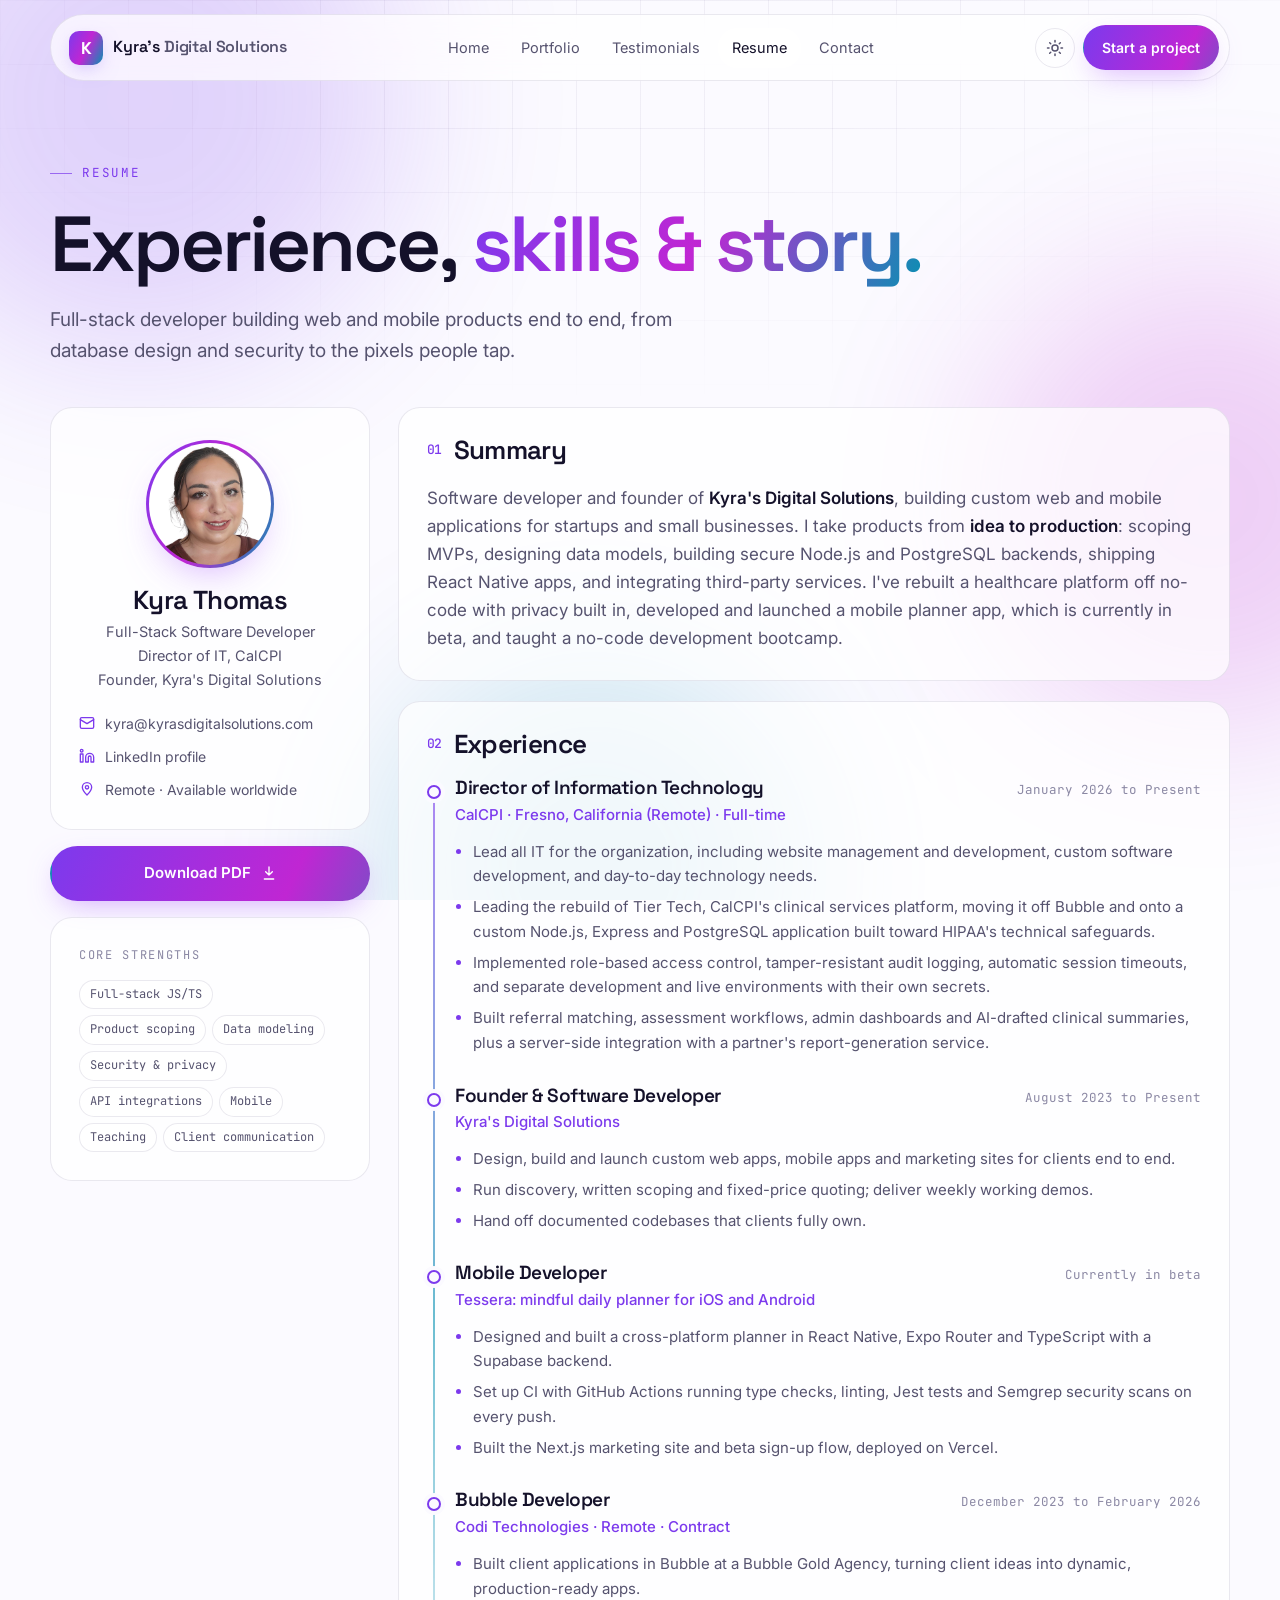
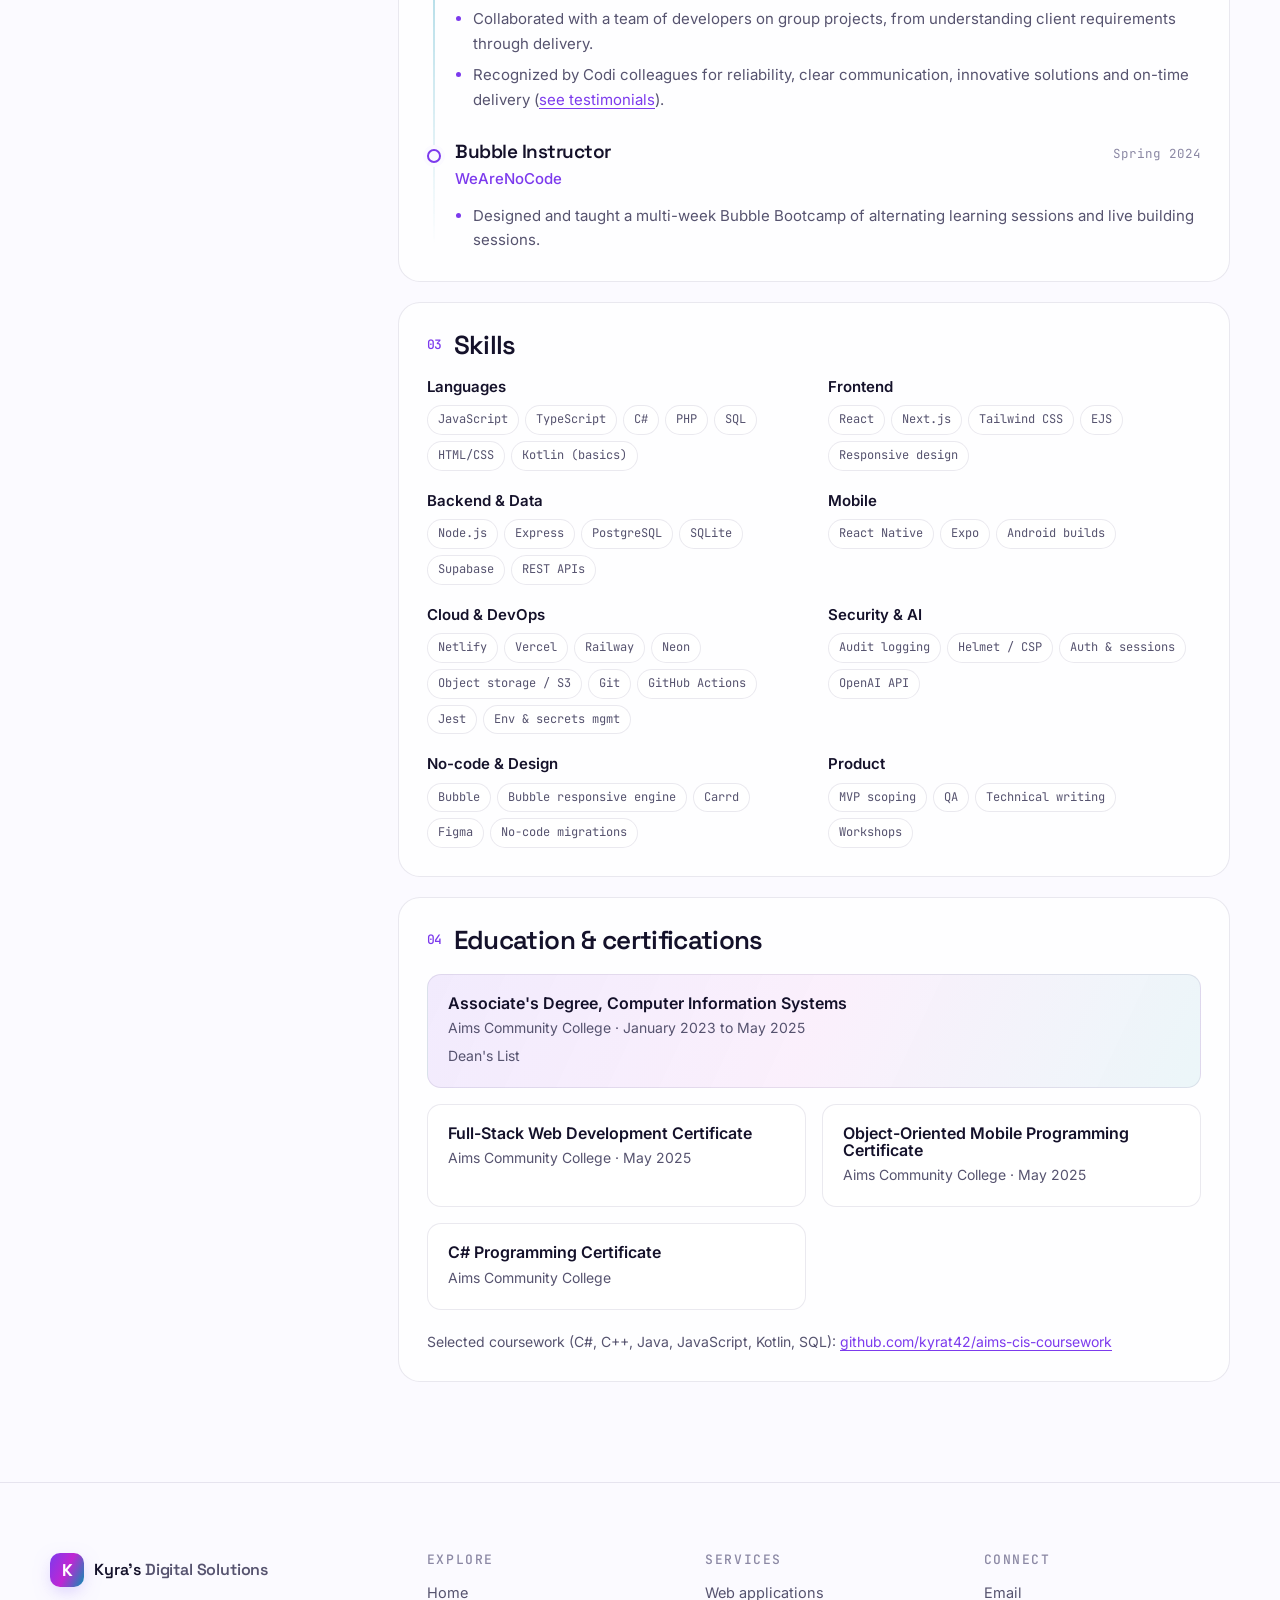
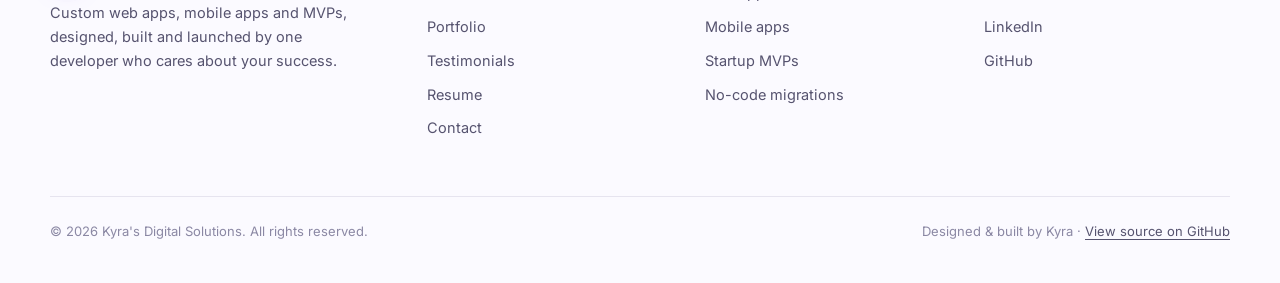
<file: resume.html>
<!doctype html>
<html lang="en">
<head>
  <meta charset="utf-8">
  <meta name="viewport" content="width=device-width, initial-scale=1">
  <title>Resume | Kyra's Digital Solutions</title>
  <meta name="description" content="Resume of Kyra Thomas, full-stack software developer and founder of Kyra's Digital Solutions.">
  <link rel="canonical" href="https://kyrasdigitalsolutions.com/resume.html">
  <meta property="og:type" content="website">
  <meta property="og:site_name" content="Kyra&#39;s Digital Solutions">
  <meta property="og:title" content="Resume | Kyra's Digital Solutions">
  <meta property="og:description" content="Resume of Kyra Thomas, full-stack software developer and founder of Kyra's Digital Solutions.">
  <meta property="og:url" content="https://kyrasdigitalsolutions.com/resume.html">
  <meta property="og:image" content="https://kyrasdigitalsolutions.com/assets/og-image.jpg">
  <meta property="og:image:width" content="1200">
  <meta property="og:image:height" content="630">
  <meta name="twitter:card" content="summary_large_image">
  <meta name="theme-color" content="#07070d">
  <link rel="icon" href="assets/favicon.svg" type="image/svg+xml">
  <link rel="preconnect" href="https://fonts.googleapis.com">
  <link rel="preconnect" href="https://fonts.gstatic.com" crossorigin>
  <link href="https://fonts.googleapis.com/css2?family=Inter:wght@400;500;600&family=JetBrains+Mono:wght@400;500&family=Space+Grotesk:wght@500;600;700&display=swap" rel="stylesheet">
  <script>
    document.documentElement.classList.add("js");
    (function () {
      var t; try { t = localStorage.getItem("kds-theme"); } catch (e) {}
      document.documentElement.dataset.theme = t || (matchMedia("(prefers-color-scheme: light)").matches ? "light" : "dark");
    })();
  </script>
  <link rel="stylesheet" href="css/styles.css">
</head>
<body>
  <div class="bg-fx" aria-hidden="true"><span class="orb o1"></span><span class="orb o2"></span><span class="orb o3"></span><div class="grid"></div></div>

  <header class="nav-wrap">
    <nav class="nav" aria-label="Main">
      <a class="brand" href="index.html"><span class="brand-mark">K</span><span class="brand-text">Kyra's <b>Digital Solutions</b></span></a>
      <div class="nav-links">
        <a href="index.html">Home</a>
        <a href="portfolio.html">Portfolio</a>
        <a href="testimonials.html">Testimonials</a>
        <a href="resume.html" aria-current="page">Resume</a>
        <a href="contact.html">Contact</a>
      </div>
      <div class="nav-actions">
        <button class="icon-btn theme-toggle" data-theme-toggle aria-label="Toggle light and dark mode">
          <svg class="moon" viewBox="0 0 24 24" fill="none" stroke="currentColor" stroke-width="2" stroke-linecap="round" stroke-linejoin="round"><path d="M21 12.8A9 9 0 1 1 11.2 3a7 7 0 0 0 9.8 9.8z"/></svg>
          <svg class="sun" viewBox="0 0 24 24" fill="none" stroke="currentColor" stroke-width="2" stroke-linecap="round"><circle cx="12" cy="12" r="4"/><path d="M12 2v2M12 20v2M4.9 4.9l1.4 1.4M17.7 17.7l1.4 1.4M2 12h2M20 12h2M4.9 19.1l1.4-1.4M17.7 6.3l1.4-1.4"/></svg>
        </button>
        <a class="btn btn-primary btn-sm" href="contact.html">Start a project</a>
        <button class="icon-btn menu-toggle" data-menu-toggle aria-label="Open menu" aria-expanded="false">
          <svg viewBox="0 0 24 24" fill="none" stroke="currentColor" stroke-width="2" stroke-linecap="round"><path d="M4 7h16M4 12h16M4 17h16"/></svg>
        </button>
      </div>
    </nav>
  </header>

  <main>
    <section class="page-hero">
      <div class="container">
        <span class="eyebrow reveal">Resume</span>
        <h1 class="reveal" style="--d:.08s">Experience, <span class="grad-text">skills & story.</span></h1>
        <p class="reveal" style="--d:.16s">Full-stack developer building web and mobile products end to end, from database design and security to the pixels people tap.</p>
      </div>
    </section>

    <div class="container resume-layout">
      <!-- ============ Sidebar ============ -->
      <aside class="resume-side">
        <div class="card profile-card reveal">
          <img src="assets/kyra.jpg" alt="Kyra Thomas" width="128" height="128">
          <h2>Kyra Thomas</h2>
          <p class="role"><span>Full-Stack Software Developer</span><span>Director of IT, CalCPI</span><span>Founder, Kyra's Digital Solutions</span></p>
          <ul class="contact-list">
            <li><svg viewBox="0 0 24 24" fill="none" stroke="currentColor" stroke-width="2" stroke-linecap="round" stroke-linejoin="round"><rect x="2" y="4" width="20" height="16" rx="2"/><path d="m22 7-10 6L2 7"/></svg><a data-email href="#"></a></li>
            <li><svg viewBox="0 0 24 24" fill="none" stroke="currentColor" stroke-width="2" stroke-linecap="round" stroke-linejoin="round"><path d="M16 8a6 6 0 0 1 6 6v7h-4v-7a2 2 0 0 0-4 0v7h-4v-7a6 6 0 0 1 6-6zM2 9h4v12H2z"/><circle cx="4" cy="4" r="2"/></svg><a href="https://www.linkedin.com/in/kyras-digital-solutions" target="_blank" rel="noopener">LinkedIn profile</a></li>
            <li><svg viewBox="0 0 24 24" fill="none" stroke="currentColor" stroke-width="2" stroke-linecap="round" stroke-linejoin="round"><path d="M12 21s-7-6.5-7-11.5a7 7 0 0 1 14 0C19 14.5 12 21 12 21z"/><circle cx="12" cy="9.5" r="2.5"/></svg>Remote · Available worldwide</li>
          </ul>
        </div>
        <button class="btn btn-primary no-print reveal" data-print>Download PDF <svg viewBox="0 0 24 24" fill="none" stroke="currentColor" stroke-width="2" stroke-linecap="round" stroke-linejoin="round"><path d="M12 3v12M7 10l5 5 5-5M5 21h14"/></svg></button>
        <div class="card reveal">
          <div class="side-title">Core strengths</div>
          <div class="chip-cloud">
            <span class="tag">Full-stack JS/TS</span><span class="tag">Product scoping</span><span class="tag">Data modeling</span><span class="tag">Security & privacy</span><span class="tag">API integrations</span><span class="tag">Mobile</span><span class="tag">Teaching</span><span class="tag">Client communication</span>
          </div>
        </div>
      </aside>

      <!-- ============ Main ============ -->
      <div class="resume-main">
        <section class="card reveal">
          <h2><span class="idx">01</span>Summary</h2>
          <p class="summary">Software developer and founder of <strong>Kyra's Digital Solutions</strong>, building custom web and mobile applications for startups and small businesses. I take products from <strong>idea to production</strong>: scoping MVPs, designing data models, building secure Node.js and PostgreSQL backends, shipping React Native apps, and integrating third-party services. I've rebuilt a healthcare platform off no-code with privacy built in, developed and launched a mobile planner app, which is currently in beta, and taught a no-code development bootcamp.</p>
        </section>

        <section class="card reveal">
          <h2><span class="idx">02</span>Experience</h2>
          <div class="timeline">
            <div class="job">
              <div class="job-head"><h3>Director of Information Technology</h3><span class="when">January 2026 to Present</span></div>
              <div class="org">CalCPI · Fresno, California (Remote) · Full-time</div>
              <ul>
                <li>Lead all IT for the organization, including website management and development, custom software development, and day-to-day technology needs.</li>
                <li>Leading the rebuild of Tier Tech, CalCPI's clinical services platform, moving it off Bubble and onto a custom Node.js, Express and PostgreSQL application built toward HIPAA's technical safeguards.</li>
                <li>Implemented role-based access control, tamper-resistant audit logging, automatic session timeouts, and separate development and live environments with their own secrets.</li>
                <li>Built referral matching, assessment workflows, admin dashboards and AI-drafted clinical summaries, plus a server-side integration with a partner's report-generation service.</li>
              </ul>
            </div>
            <div class="job">
              <div class="job-head"><h3>Founder & Software Developer</h3><span class="when">August 2023 to Present</span></div>
              <div class="org">Kyra's Digital Solutions</div>
              <ul>
                <li>Design, build and launch custom web apps, mobile apps and marketing sites for clients end to end.</li>
                <li>Run discovery, written scoping and fixed-price quoting; deliver weekly working demos.</li>
                <li>Hand off documented codebases that clients fully own.</li>
              </ul>
            </div>
            <div class="job">
              <div class="job-head"><h3>Mobile Developer</h3><span class="when">Currently in beta</span></div>
              <div class="org">Tessera: mindful daily planner for iOS and Android</div>
              <ul>
                <li>Designed and built a cross-platform planner in React Native, Expo Router and TypeScript with a Supabase backend.</li>
                <li>Set up CI with GitHub Actions running type checks, linting, Jest tests and Semgrep security scans on every push.</li>
                <li>Built the Next.js marketing site and beta sign-up flow, deployed on Vercel.</li>
              </ul>
            </div>
            <div class="job">
              <div class="job-head"><h3>Bubble Developer</h3><span class="when">December 2023 to February 2026</span></div>
              <div class="org">Codi Technologies · Remote · Contract</div>
              <ul>
                <li>Built client applications in Bubble at a Bubble Gold Agency, turning client ideas into dynamic, production-ready apps.</li>
                <li>Collaborated with a team of developers on group projects, from understanding client requirements through delivery.</li>
                <li>Recognized by Codi colleagues for reliability, clear communication, innovative solutions and on-time delivery<span class="no-print"> (<a href="testimonials.html">see testimonials</a>)</span>.</li>
              </ul>
            </div>
            <div class="job">
              <div class="job-head"><h3>Bubble Instructor</h3><span class="when">Spring 2024</span></div>
              <div class="org">WeAreNoCode</div>
              <ul>
                <li>Designed and taught a multi-week Bubble Bootcamp of alternating learning sessions and live building sessions.</li>
              </ul>
            </div>
          </div>
        </section>

        <section class="card reveal">
          <h2><span class="idx">03</span>Skills</h2>
          <div class="skills-grid">
            <div class="skill-group"><h4>Languages</h4><div class="chip-cloud"><span class="tag">JavaScript</span><span class="tag">TypeScript</span><span class="tag">C#</span><span class="tag">PHP</span><span class="tag">SQL</span><span class="tag">HTML/CSS</span><span class="tag">Kotlin (basics)</span></div></div>
            <div class="skill-group"><h4>Frontend</h4><div class="chip-cloud"><span class="tag">React</span><span class="tag">Next.js</span><span class="tag">Tailwind CSS</span><span class="tag">EJS</span><span class="tag">Responsive design</span></div></div>
            <div class="skill-group"><h4>Backend & Data</h4><div class="chip-cloud"><span class="tag">Node.js</span><span class="tag">Express</span><span class="tag">PostgreSQL</span><span class="tag">SQLite</span><span class="tag">Supabase</span><span class="tag">REST APIs</span></div></div>
            <div class="skill-group"><h4>Mobile</h4><div class="chip-cloud"><span class="tag">React Native</span><span class="tag">Expo</span><span class="tag">Android builds</span></div></div>
            <div class="skill-group"><h4>Cloud & DevOps</h4><div class="chip-cloud"><span class="tag">Netlify</span><span class="tag">Vercel</span><span class="tag">Railway</span><span class="tag">Neon</span><span class="tag">Object storage / S3</span><span class="tag">Git</span><span class="tag">GitHub Actions</span><span class="tag">Jest</span><span class="tag">Env & secrets mgmt</span></div></div>
            <div class="skill-group"><h4>Security & AI</h4><div class="chip-cloud"><span class="tag">Audit logging</span><span class="tag">Helmet / CSP</span><span class="tag">Auth & sessions</span><span class="tag">OpenAI API</span></div></div>
            <div class="skill-group"><h4>No-code & Design</h4><div class="chip-cloud"><span class="tag">Bubble</span><span class="tag">Bubble responsive engine</span><span class="tag">Carrd</span><span class="tag">Figma</span><span class="tag">No-code migrations</span></div></div>
            <div class="skill-group"><h4>Product</h4><div class="chip-cloud"><span class="tag">MVP scoping</span><span class="tag">QA</span><span class="tag">Technical writing</span><span class="tag">Workshops</span></div></div>
          </div>
        </section>

        <section class="card reveal">
          <h2><span class="idx">04</span>Education & certifications</h2>
          <div class="edu-grid">
            <div class="edu edu-wide"><h4>Associate's Degree, Computer Information Systems</h4><p>Aims Community College · January 2023 to May 2025</p><p>Dean's List</p></div>
            <div class="edu"><h4>Full-Stack Web Development Certificate</h4><p>Aims Community College · May 2025</p></div>
            <div class="edu"><h4>Object-Oriented Mobile Programming Certificate</h4><p>Aims Community College · May 2025</p></div>
            <div class="edu"><h4>C# Programming Certificate</h4><p>Aims Community College</p></div>
            <p class="edu-link">Selected coursework (C#, C++, Java, JavaScript, Kotlin, SQL): <a href="https://github.com/kyrat42/aims-cis-coursework" target="_blank" rel="noopener">github.com/kyrat42/aims-cis-coursework</a></p>
          </div>
        </section>
      </div>
    </div>
  </main>

  <footer class="footer">
    <div class="container">
      <div class="footer-grid">
        <div>
          <a class="brand" href="index.html"><span class="brand-mark">K</span><span class="brand-text">Kyra's <b>Digital Solutions</b></span></a>
          <p>Custom web apps, mobile apps and MVPs, designed, built and launched by one developer who cares about your success.</p>
        </div>
        <div><h4>Explore</h4><ul><li><a href="index.html">Home</a></li><li><a href="portfolio.html">Portfolio</a></li><li><a href="testimonials.html">Testimonials</a></li><li><a href="resume.html">Resume</a></li><li><a href="contact.html">Contact</a></li></ul></div>
        <div><h4>Services</h4><ul><li><a href="contact.html">Web applications</a></li><li><a href="contact.html">Mobile apps</a></li><li><a href="contact.html">Startup MVPs</a></li><li><a href="contact.html">No-code migrations</a></li></ul></div>
        <div><h4>Connect</h4><ul><li><a data-email href="#">Email</a></li><li><a href="https://www.linkedin.com/in/kyras-digital-solutions" target="_blank" rel="noopener">LinkedIn</a></li><li><a href="https://github.com/kyrat42" target="_blank" rel="noopener">GitHub</a></li></ul></div>
      </div>
      <div class="footer-bottom"><span>© <span data-year></span> Kyra's Digital Solutions. All rights reserved.</span><span>Designed &amp; built by Kyra · <a href="https://github.com/kyrat42/kyras-digital-solutions" target="_blank" rel="noopener">View source on GitHub</a></span></div>
    </div>
  </footer>

  <script src="js/main.js"></script>
</body>
</html>
</file>
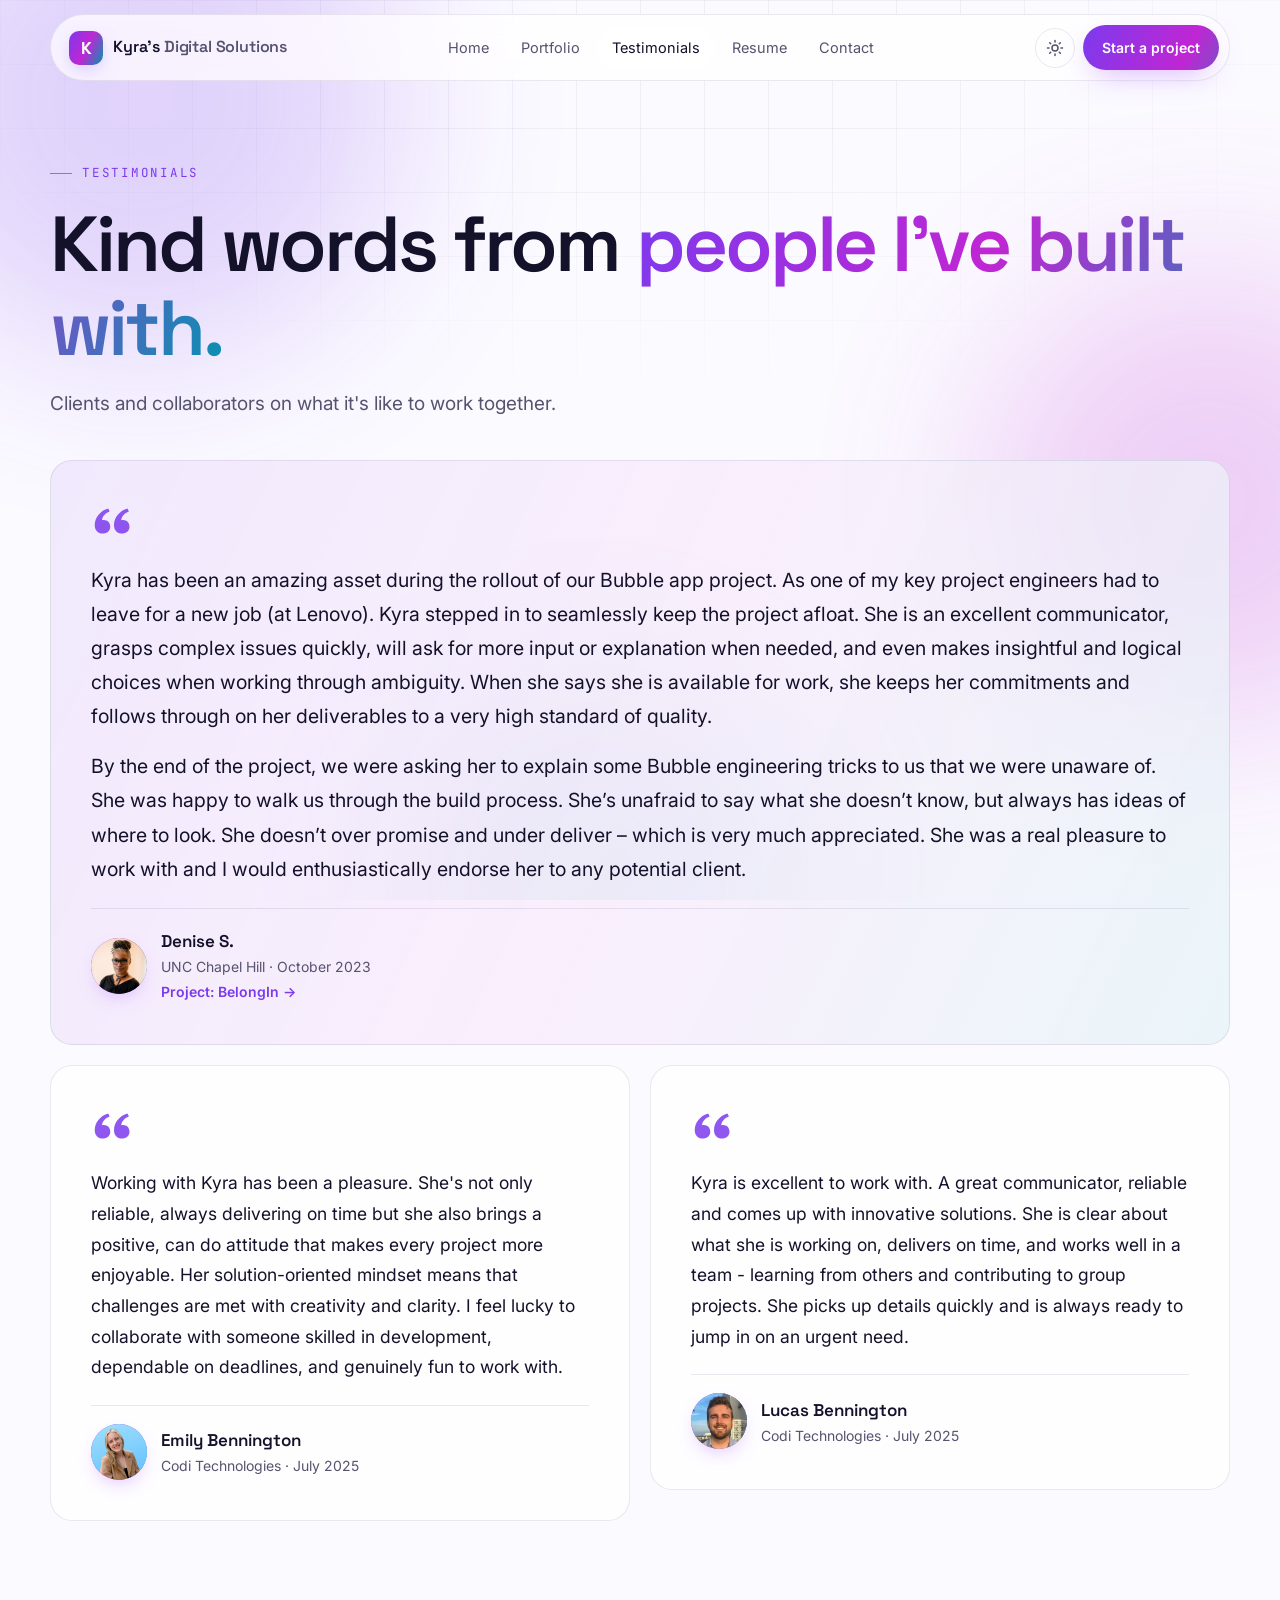
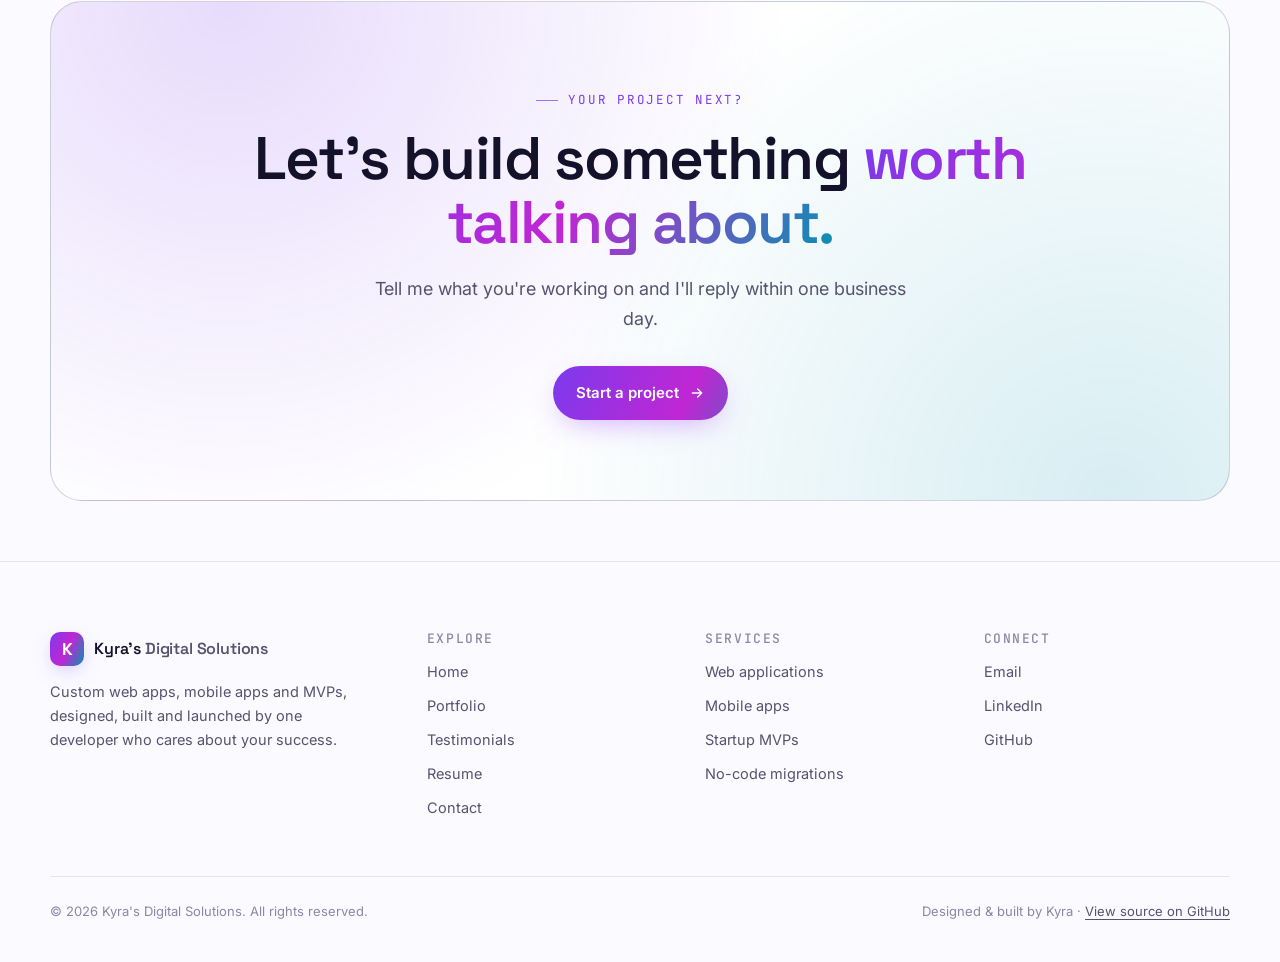
<file: testimonials.html>
<!doctype html>
<html lang="en">
<head>
  <meta charset="utf-8">
  <meta name="viewport" content="width=device-width, initial-scale=1">
  <title>Testimonials | Kyra's Digital Solutions</title>
  <meta name="description" content="What clients and collaborators say about working with Kyra's Digital Solutions.">
  <link rel="canonical" href="https://kyrasdigitalsolutions.com/testimonials.html">
  <meta property="og:type" content="website">
  <meta property="og:site_name" content="Kyra&#39;s Digital Solutions">
  <meta property="og:title" content="Testimonials | Kyra's Digital Solutions">
  <meta property="og:description" content="What clients and collaborators say about working with Kyra's Digital Solutions.">
  <meta property="og:url" content="https://kyrasdigitalsolutions.com/testimonials.html">
  <meta property="og:image" content="https://kyrasdigitalsolutions.com/assets/og-image.jpg">
  <meta property="og:image:width" content="1200">
  <meta property="og:image:height" content="630">
  <meta name="twitter:card" content="summary_large_image">
  <meta name="theme-color" content="#07070d">
  <link rel="icon" href="assets/favicon.svg" type="image/svg+xml">
  <link rel="preconnect" href="https://fonts.googleapis.com">
  <link rel="preconnect" href="https://fonts.gstatic.com" crossorigin>
  <link href="https://fonts.googleapis.com/css2?family=Inter:wght@400;500;600&family=JetBrains+Mono:wght@400;500&family=Space+Grotesk:wght@500;600;700&display=swap" rel="stylesheet">
  <script>
    document.documentElement.classList.add("js");
    (function () {
      var t; try { t = localStorage.getItem("kds-theme"); } catch (e) {}
      document.documentElement.dataset.theme = t || (matchMedia("(prefers-color-scheme: light)").matches ? "light" : "dark");
    })();
  </script>
  <link rel="stylesheet" href="css/styles.css">
</head>
<body>
  <div class="bg-fx" aria-hidden="true"><span class="orb o1"></span><span class="orb o2"></span><span class="orb o3"></span><div class="grid"></div></div>

  <header class="nav-wrap">
    <nav class="nav" aria-label="Main">
      <a class="brand" href="index.html"><span class="brand-mark">K</span><span class="brand-text">Kyra's <b>Digital Solutions</b></span></a>
      <div class="nav-links">
        <a href="index.html">Home</a>
        <a href="portfolio.html">Portfolio</a>
        <a href="testimonials.html" aria-current="page">Testimonials</a>
        <a href="resume.html">Resume</a>
        <a href="contact.html">Contact</a>
      </div>
      <div class="nav-actions">
        <button class="icon-btn theme-toggle" data-theme-toggle aria-label="Toggle light and dark mode">
          <svg class="moon" viewBox="0 0 24 24" fill="none" stroke="currentColor" stroke-width="2" stroke-linecap="round" stroke-linejoin="round"><path d="M21 12.8A9 9 0 1 1 11.2 3a7 7 0 0 0 9.8 9.8z"/></svg>
          <svg class="sun" viewBox="0 0 24 24" fill="none" stroke="currentColor" stroke-width="2" stroke-linecap="round"><circle cx="12" cy="12" r="4"/><path d="M12 2v2M12 20v2M4.9 4.9l1.4 1.4M17.7 17.7l1.4 1.4M2 12h2M20 12h2M4.9 19.1l1.4-1.4M17.7 6.3l1.4-1.4"/></svg>
        </button>
        <a class="btn btn-primary btn-sm" href="contact.html">Start a project</a>
        <button class="icon-btn menu-toggle" data-menu-toggle aria-label="Open menu" aria-expanded="false">
          <svg viewBox="0 0 24 24" fill="none" stroke="currentColor" stroke-width="2" stroke-linecap="round"><path d="M4 7h16M4 12h16M4 17h16"/></svg>
        </button>
      </div>
    </nav>
  </header>

  <main>
    <section class="page-hero">
      <div class="container">
        <span class="eyebrow reveal">Testimonials</span>
        <h1 class="reveal" style="--d:.08s">Kind words from <span class="grad-text">people I've built with.</span></h1>
        <p class="reveal" style="--d:.16s">Clients and collaborators on what it's like to work together.</p>
      </div>
    </section>

    <section class="container" style="padding-bottom:40px">
      <div class="testimonials">
        <figure class="card spot testimonial featured reveal">
          <svg class="quote-mark" viewBox="0 0 32 32" aria-hidden="true"><path fill="currentColor" d="M9.3 26C5.5 26 3 23.3 3 19.3 3 13.2 7.6 7.6 13.8 6l1.1 2.4c-3.6 1.3-5.9 4.1-6.1 7 .4-.1.9-.2 1.4-.2 3 0 5.2 2.2 5.2 5.3 0 3.2-2.6 5.5-6.1 5.5zm15.4 0c-3.8 0-6.3-2.7-6.3-6.7 0-6.1 4.6-11.7 10.8-13.3l1.1 2.4c-3.6 1.3-5.9 4.1-6.1 7 .4-.1.9-.2 1.4-.2 3 0 5.2 2.2 5.2 5.3 0 3.2-2.6 5.5-6.1 5.5z"/></svg>
          <blockquote>
            <p>Kyra has been an amazing asset during the rollout of our Bubble app project. As one of my key project engineers had to leave for a new job (at Lenovo). Kyra stepped in to seamlessly keep the project afloat. She is an excellent communicator, grasps complex issues quickly, will ask for more input or explanation when needed, and even makes insightful and logical choices when working through ambiguity. When she says she is available for work, she keeps her commitments and follows through on her deliverables to a very high standard of quality.</p>
            <p>By the end of the project, we were asking her to explain some Bubble engineering tricks to us that we were unaware of. She was happy to walk us through the build process. She’s unafraid to say what she doesn’t know, but always has ideas of where to look. She doesn’t over promise and under deliver – which is very much appreciated. She was a real pleasure to work with and I would enthusiastically endorse her to any potential client.</p>
          </blockquote>
          <figcaption>
            <span class="avatar" data-photo="assets/testimonials/denise-s.avif">DS</span>
            <span><strong>Denise S.</strong><span>UNC Chapel Hill · October 2023</span><a class="project-link" href="portfolio.html#belongin">Project: BelongIn →</a></span>
          </figcaption>
        </figure>

        <figure class="card spot testimonial reveal">
          <svg class="quote-mark" viewBox="0 0 32 32" aria-hidden="true"><path fill="currentColor" d="M9.3 26C5.5 26 3 23.3 3 19.3 3 13.2 7.6 7.6 13.8 6l1.1 2.4c-3.6 1.3-5.9 4.1-6.1 7 .4-.1.9-.2 1.4-.2 3 0 5.2 2.2 5.2 5.3 0 3.2-2.6 5.5-6.1 5.5zm15.4 0c-3.8 0-6.3-2.7-6.3-6.7 0-6.1 4.6-11.7 10.8-13.3l1.1 2.4c-3.6 1.3-5.9 4.1-6.1 7 .4-.1.9-.2 1.4-.2 3 0 5.2 2.2 5.2 5.3 0 3.2-2.6 5.5-6.1 5.5z"/></svg>
          <blockquote>
            <p>Working with Kyra has been a pleasure. She's not only reliable, always delivering on time but she also brings a positive, can do attitude that makes every project more enjoyable. Her solution-oriented mindset means that challenges are met with creativity and clarity. I feel lucky to collaborate with someone skilled in development, dependable on deadlines, and genuinely fun to work with.</p>
          </blockquote>
          <figcaption>
            <span class="avatar" data-photo="assets/testimonials/emily-bennington.avif">EB</span>
            <span><strong>Emily Bennington</strong><span>Codi Technologies · July 2025</span></span>
          </figcaption>
        </figure>

        <figure class="card spot testimonial reveal" style="--d:.08s">
          <svg class="quote-mark" viewBox="0 0 32 32" aria-hidden="true"><path fill="currentColor" d="M9.3 26C5.5 26 3 23.3 3 19.3 3 13.2 7.6 7.6 13.8 6l1.1 2.4c-3.6 1.3-5.9 4.1-6.1 7 .4-.1.9-.2 1.4-.2 3 0 5.2 2.2 5.2 5.3 0 3.2-2.6 5.5-6.1 5.5zm15.4 0c-3.8 0-6.3-2.7-6.3-6.7 0-6.1 4.6-11.7 10.8-13.3l1.1 2.4c-3.6 1.3-5.9 4.1-6.1 7 .4-.1.9-.2 1.4-.2 3 0 5.2 2.2 5.2 5.3 0 3.2-2.6 5.5-6.1 5.5z"/></svg>
          <blockquote>
            <p>Kyra is excellent to work with. A great communicator, reliable and comes up with innovative solutions. She is clear about what she is working on, delivers on time, and works well in a team - learning from others and contributing to group projects. She picks up details quickly and is always ready to jump in on an urgent need.</p>
          </blockquote>
          <figcaption>
            <span class="avatar" data-photo="assets/testimonials/lucas-bennington.avif">LB</span>
            <span><strong>Lucas Bennington</strong><span>Codi Technologies · July 2025</span></span>
          </figcaption>
        </figure>
      </div>
    </section>

    <section class="container" style="margin-top:40px">
      <div class="cta-band reveal">
        <span class="eyebrow">Your project next?</span>
        <h2 style="margin-top:16px">Let's build something <span class="grad-text">worth talking about.</span></h2>
        <p>Tell me what you're working on and I'll reply within one business day.</p>
        <div class="hero-ctas"><a class="btn btn-primary" href="contact.html">Start a project <svg viewBox="0 0 24 24" fill="none" stroke="currentColor" stroke-width="2" stroke-linecap="round" stroke-linejoin="round"><path d="M5 12h14M13 6l6 6-6 6"/></svg></a></div>
      </div>
    </section>
  </main>

  <footer class="footer">
    <div class="container">
      <div class="footer-grid">
        <div>
          <a class="brand" href="index.html"><span class="brand-mark">K</span><span class="brand-text">Kyra's <b>Digital Solutions</b></span></a>
          <p>Custom web apps, mobile apps and MVPs, designed, built and launched by one developer who cares about your success.</p>
        </div>
        <div><h4>Explore</h4><ul><li><a href="index.html">Home</a></li><li><a href="portfolio.html">Portfolio</a></li><li><a href="testimonials.html">Testimonials</a></li><li><a href="resume.html">Resume</a></li><li><a href="contact.html">Contact</a></li></ul></div>
        <div><h4>Services</h4><ul><li><a href="contact.html">Web applications</a></li><li><a href="contact.html">Mobile apps</a></li><li><a href="contact.html">Startup MVPs</a></li><li><a href="contact.html">No-code migrations</a></li></ul></div>
        <div><h4>Connect</h4><ul><li><a data-email href="#">Email</a></li><li><a href="https://www.linkedin.com/in/kyras-digital-solutions" target="_blank" rel="noopener">LinkedIn</a></li><li><a href="https://github.com/kyrat42" target="_blank" rel="noopener">GitHub</a></li></ul></div>
      </div>
      <div class="footer-bottom"><span>© <span data-year></span> Kyra's Digital Solutions. All rights reserved.</span><span>Designed &amp; built by Kyra · <a href="https://github.com/kyrat42/kyras-digital-solutions" target="_blank" rel="noopener">View source on GitHub</a></span></div>
    </div>
  </footer>

  <script src="js/main.js"></script>
</body>
</html>
</file>
<file: css/styles.css>
/* =========================================================
   Kyra's Digital Solutions: shared styles
   Dark-first theme; light theme via [data-theme="light"]
   ========================================================= */

:root {
  --bg: #07070d;
  --bg-2: #0d0d17;
  --surface: rgba(255, 255, 255, 0.035);
  --surface-2: rgba(255, 255, 255, 0.065);
  --border: rgba(255, 255, 255, 0.09);
  --border-strong: rgba(255, 255, 255, 0.18);
  --text: #f3f3f8;
  --muted: #a3a3b8;
  --faint: #6c6c82;
  --accent: #a78bfa;
  --accent-2: #e879f9;
  --accent-3: #22d3ee;
  --grad: linear-gradient(115deg, #a78bfa 0%, #e879f9 45%, #22d3ee 100%);
  --grad-soft: linear-gradient(115deg, rgba(167, 139, 250, .18), rgba(232, 121, 249, .12), rgba(34, 211, 238, .14));
  --orb-1: #7c3aed;
  --orb-2: #c026d3;
  --orb-3: #0891b2;
  --orb-opacity: .42;
  --grid-line: rgba(255, 255, 255, .045);
  --nav-bg: rgba(14, 14, 24, .62);
  --menu-bg: #12111d;
  --shadow: 0 24px 60px -24px rgba(0, 0, 0, .7);
  --spot: rgba(167, 139, 250, .14);
  --on-accent: #0b0614;
  /* Accent effects */
  --selection: rgba(167, 139, 250, .35);
  --focus-ring: rgba(167, 139, 250, .18);
  --glow-sm: 0 6px 20px -6px rgba(167, 139, 250, .7);
  --glow: 0 10px 30px -10px rgba(192, 132, 252, .75);
  --glow-hover: 0 16px 40px -12px rgba(192, 132, 252, .9);
  --glow-avatar: 0 8px 22px -10px rgba(192, 132, 252, .8);
  --glow-profile: 0 16px 40px -18px rgba(192, 132, 252, .8);
  --glow-portrait: 0 30px 80px -30px rgba(192, 132, 252, .7);
  /* Status */
  --success: #34d399;
  --danger: #f87171;
  /* Call-to-action band */
  --cta-glow-1: rgba(124, 58, 237, .45);
  --cta-glow-2: rgba(8, 145, 178, .4);
  --cta-bg: var(--bg-2);
  /* Code */
  --code-bg: rgba(0, 0, 0, .35);
  --code-text: #d4d4e4;
  --code-keyword: #c084fc;
  --code-string: #67e8f9;
  --code-comment: #6c6c82;
  --code-function: #f0abfc;
  --pre-bg: #120f22;
  --pre-text: #e4e2f3;
  /* Media and post covers (always rendered on dark artwork) */
  --photo-bg: #ffffff;
  --video-bg: #000000;
  --cover-bg: #0e0b1d;
  --cover-grid: rgba(255, 255, 255, .07);
  --cover-text: rgba(255, 255, 255, .92);
  --cover-text-shadow: 0 10px 40px rgba(0, 0, 0, .4);
  --cover-label-bg: rgba(0, 0, 0, .35);
  --cover-label-text: #ffffff;
  --cover-label-border: rgba(255, 255, 255, .15);
  /* Masks only read alpha, so this is the same in both themes */
  --mask-solid: #000000;
  --radius: 22px;
  --radius-sm: 14px;
  --font-display: "Space Grotesk", system-ui, sans-serif;
  --font-body: "Inter", system-ui, sans-serif;
  --font-mono: "JetBrains Mono", ui-monospace, monospace;
  --container: 1180px;
  color-scheme: dark;
}

[data-theme="light"] {
  --bg: #fbfaff;
  --bg-2: #f2f0fc;
  --surface: rgba(255, 255, 255, .72);
  --surface-2: #ffffff;
  --border: rgba(30, 16, 80, .09);
  --border-strong: rgba(30, 16, 80, .18);
  --text: #14112a;
  --muted: #56536f;
  --faint: #8b88a4;
  --accent: #7c3aed;
  --accent-2: #c026d3;
  --accent-3: #0891b2;
  --grad: linear-gradient(115deg, #7c3aed 0%, #c026d3 50%, #0891b2 100%);
  --grad-soft: linear-gradient(115deg, rgba(124, 58, 237, .1), rgba(192, 38, 211, .07), rgba(8, 145, 178, .08));
  --orb-opacity: .2;
  --grid-line: rgba(30, 16, 80, .05);
  --nav-bg: rgba(255, 255, 255, .72);
  --menu-bg: #ffffff;
  --shadow: 0 24px 50px -28px rgba(40, 20, 110, .3);
  --spot: rgba(124, 58, 237, .08);
  --on-accent: #ffffff;
  --orb-1: #7c3aed;
  --orb-2: #c026d3;
  --orb-3: #0891b2;
  /* Accent effects */
  --selection: rgba(167, 139, 250, .35);
  --focus-ring: rgba(167, 139, 250, .18);
  --glow-sm: 0 6px 20px -6px rgba(167, 139, 250, .7);
  --glow: 0 10px 30px -10px rgba(192, 132, 252, .75);
  --glow-hover: 0 16px 40px -12px rgba(192, 132, 252, .9);
  --glow-avatar: 0 8px 22px -10px rgba(192, 132, 252, .8);
  --glow-profile: 0 16px 40px -18px rgba(192, 132, 252, .8);
  --glow-portrait: 0 30px 80px -30px rgba(192, 132, 252, .7);
  /* Status */
  --success: #34d399;
  --danger: #f87171;
  /* Call-to-action band */
  --cta-glow-1: rgba(124, 58, 237, .18);
  --cta-glow-2: rgba(8, 145, 178, .16);
  --cta-bg: var(--surface-2);
  /* Code */
  --code-bg: #15112a;
  --code-text: #e8e6f5;
  --code-keyword: #c084fc;
  --code-string: #67e8f9;
  --code-comment: #6c6c82;
  --code-function: #f0abfc;
  --pre-bg: #120f22;
  --pre-text: #e4e2f3;
  /* Media and post covers (always rendered on dark artwork) */
  --photo-bg: #ffffff;
  --video-bg: #000000;
  --cover-bg: #0e0b1d;
  --cover-grid: rgba(255, 255, 255, .07);
  --cover-text: rgba(255, 255, 255, .92);
  --cover-text-shadow: 0 10px 40px rgba(0, 0, 0, .4);
  --cover-label-bg: rgba(0, 0, 0, .35);
  --cover-label-text: #ffffff;
  --cover-label-border: rgba(255, 255, 255, .15);
  /* Masks only read alpha, so this is the same in both themes */
  --mask-solid: #000000;
  color-scheme: light;
}

/* ---------- Base ---------- */
*, *::before, *::after { box-sizing: border-box; }
html { scroll-behavior: smooth; -webkit-text-size-adjust: 100%; }
body {
  margin: 0;
  background: var(--bg);
  color: var(--text);
  font-family: var(--font-body);
  font-size: 16px;
  line-height: 1.65;
  -webkit-font-smoothing: antialiased;
  overflow-x: hidden;
  transition: background-color .4s ease, color .4s ease;
}
img { max-width: 100%; display: block; }
a { color: inherit; text-decoration: none; }
button, input, select, textarea { font: inherit; color: inherit; }
::selection { background: var(--selection); }
:focus-visible { outline: 2px solid var(--accent); outline-offset: 3px; border-radius: 6px; }

h1, h2, h3, h4 { font-family: var(--font-display); line-height: 1.08; letter-spacing: -0.025em; margin: 0; font-weight: 600; }
p { margin: 0; }

.container { width: min(var(--container), 100% - 32px); margin-inline: auto; }
.grad-text { background: var(--grad); -webkit-background-clip: text; background-clip: text; color: transparent; }
.muted { color: var(--muted); }
.mono { font-family: var(--font-mono); }
[hidden] { display: none !important; }
.sr-only { position: absolute; width: 1px; height: 1px; overflow: hidden; clip: rect(0 0 0 0); white-space: nowrap; }

/* ---------- Ambient background ---------- */
.bg-fx { position: fixed; inset: 0; z-index: -1; pointer-events: none; overflow: hidden; }
.bg-fx .orb {
  position: absolute; border-radius: 50%; filter: blur(90px); opacity: var(--orb-opacity);
  animation: drift 22s ease-in-out infinite alternate;
}
.bg-fx .o1 { width: 520px; height: 520px; background: var(--orb-1); top: -160px; left: -120px; }
.bg-fx .o2 { width: 460px; height: 460px; background: var(--orb-2); top: 30%; right: -160px; animation-delay: -7s; }
.bg-fx .o3 { width: 420px; height: 420px; background: var(--orb-3); bottom: -180px; left: 30%; animation-delay: -14s; }
.bg-fx .grid {
  position: absolute; inset: 0;
  background-image:
    linear-gradient(var(--grid-line) 1px, transparent 1px),
    linear-gradient(90deg, var(--grid-line) 1px, transparent 1px);
  background-size: 64px 64px;
  mask-image: radial-gradient(ellipse 80% 60% at 50% 0%, var(--mask-solid) 30%, transparent 75%);
  -webkit-mask-image: radial-gradient(ellipse 80% 60% at 50% 0%, var(--mask-solid) 30%, transparent 75%);
}
@keyframes drift {
  0% { transform: translate(0, 0) scale(1); }
  50% { transform: translate(60px, 40px) scale(1.08); }
  100% { transform: translate(-40px, 80px) scale(.95); }
}

/* ---------- Navigation ---------- */
.nav-wrap { position: sticky; top: 0; z-index: 50; padding: 14px 0; }
.nav {
  width: min(var(--container), 100% - 32px); margin-inline: auto;
  display: flex; align-items: center; justify-content: space-between; gap: 16px;
  padding: 10px 10px 10px 18px;
  background: var(--nav-bg);
  backdrop-filter: blur(18px) saturate(160%);
  -webkit-backdrop-filter: blur(18px) saturate(160%);
  border: 1px solid var(--border);
  border-radius: 999px;
  transition: box-shadow .3s ease, border-color .3s ease;
  position: relative;
}
.nav.scrolled { box-shadow: var(--shadow); border-color: var(--border-strong); }
.brand { display: flex; align-items: center; gap: 10px; font-family: var(--font-display); font-weight: 600; letter-spacing: -.01em; white-space: nowrap; }
.brand-mark {
  width: 34px; height: 34px; border-radius: 10px; display: grid; place-items: center;
  background: var(--grad); color: var(--on-accent); font-weight: 700; font-size: 17px;
  box-shadow: var(--glow-sm);
}
.brand-text b { font-weight: 600; color: var(--muted); }
.nav-links { display: flex; gap: 4px; }
.nav-links a {
  padding: 8px 14px; border-radius: 999px; font-size: 14.5px; color: var(--muted);
  transition: color .2s ease, background-color .2s ease;
}
.nav-links a:hover { color: var(--text); background: var(--surface-2); }
.nav-links a[aria-current="page"] { color: var(--text); background: var(--surface-2); }
.nav-actions { display: flex; align-items: center; gap: 8px; }
.icon-btn {
  width: 40px; height: 40px; border-radius: 999px; display: grid; place-items: center;
  background: transparent; border: 1px solid var(--border); cursor: pointer; color: var(--muted);
  transition: color .2s, border-color .2s, background-color .2s;
}
.icon-btn:hover { color: var(--text); border-color: var(--border-strong); background: var(--surface-2); }
.icon-btn svg { width: 18px; height: 18px; }
.theme-toggle .sun { display: none; }
[data-theme="light"] .theme-toggle .sun { display: block; }
[data-theme="light"] .theme-toggle .moon { display: none; }
.menu-toggle { display: none; }

/* ---------- Buttons ---------- */
.btn {
  --pad: 14px 22px;
  display: inline-flex; align-items: center; justify-content: center; gap: 10px;
  padding: var(--pad); border-radius: 999px; font-weight: 600; font-size: 15px;
  border: 1px solid transparent; cursor: pointer; white-space: nowrap;
  transition: transform .2s ease, box-shadow .25s ease, background-color .2s, border-color .2s;
}
.btn svg { width: 16px; height: 16px; transition: transform .2s ease; }
.btn:hover svg { transform: translateX(3px); }
.btn-primary { background: var(--grad); color: var(--on-accent); box-shadow: var(--glow); background-size: 150% 150%; }
.btn-primary:hover { transform: translateY(-2px); box-shadow: var(--glow-hover); }
.btn-ghost { background: var(--surface); border-color: var(--border-strong); color: var(--text); backdrop-filter: blur(8px); }
.btn-ghost:hover { background: var(--surface-2); transform: translateY(-2px); }
.btn-sm { --pad: 10px 18px; font-size: 14px; }

/* ---------- Pills / eyebrows ---------- */
.pill {
  display: inline-flex; align-items: center; gap: 10px;
  padding: 7px 14px 7px 10px; border-radius: 999px;
  background: var(--surface); border: 1px solid var(--border);
  font-size: 13.5px; color: var(--muted); backdrop-filter: blur(8px);
}
.pulse { width: 8px; height: 8px; border-radius: 50%; background: var(--success); position: relative; }
.pulse::after {
  content: ""; position: absolute; inset: -4px; border-radius: 50%; border: 2px solid var(--success);
  animation: ping 1.8s cubic-bezier(0, 0, .2, 1) infinite;
}
@keyframes ping { 0% { transform: scale(.6); opacity: 1; } 100% { transform: scale(1.8); opacity: 0; } }

.eyebrow {
  font-family: var(--font-mono); font-size: 12.5px; letter-spacing: .14em; text-transform: uppercase;
  color: var(--accent); display: inline-flex; align-items: center; gap: 10px;
}
.eyebrow::before { content: ""; width: 22px; height: 1px; background: currentColor; opacity: .7; }

.tag {
  display: inline-flex; align-items: center; padding: 4px 10px; border-radius: 999px;
  font-size: 12px; font-family: var(--font-mono); color: var(--muted);
  background: var(--surface-2); border: 1px solid var(--border);
}

/* ---------- Sections ---------- */
section { position: relative; }
.section { padding: 110px 0; }
.section-head { max-width: 720px; margin-bottom: 56px; }
.section-head.center { margin-inline: auto; text-align: center; }
.section-head.center .eyebrow::after { content: ""; width: 22px; height: 1px; background: currentColor; opacity: .7; }
.section-head h2 { font-size: clamp(32px, 4.6vw, 52px); margin: 16px 0 18px; }
.section-head p { color: var(--muted); font-size: 18px; }

/* ---------- Cards + spotlight ---------- */
.card {
  position: relative; background: var(--surface); border: 1px solid var(--border);
  border-radius: var(--radius); padding: 28px; overflow: hidden;
  transition: border-color .3s ease, transform .3s ease, box-shadow .3s ease;
}
.card:hover { border-color: var(--border-strong); }
.spot::before {
  content: ""; position: absolute; inset: 0; pointer-events: none; opacity: 0;
  background: radial-gradient(420px circle at var(--mx, 50%) var(--my, 50%), var(--spot), transparent 45%);
  transition: opacity .3s ease;
}
.spot:hover::before { opacity: 1; }

/* ---------- Hero ---------- */
.hero { padding: 70px 0 90px; }
.hero-grid { display: grid; grid-template-columns: 1.25fr .9fr; gap: 56px; align-items: center; }
.hero h1 { font-size: clamp(44px, 7vw, 88px); margin: 26px 0 24px; letter-spacing: -0.04em; }
.hero .lead { font-size: clamp(17px, 1.6vw, 20px); color: var(--muted); max-width: 560px; }
.hero-ctas { display: flex; flex-wrap: wrap; gap: 12px; margin-top: 36px; }
.hero-proof { display: flex; flex-wrap: wrap; gap: 26px; margin-top: 44px; color: var(--muted); font-size: 14px; }
.hero-proof span { display: inline-flex; align-items: center; gap: 8px; }
.hero-proof svg { width: 16px; height: 16px; color: var(--accent); }

.portrait-wrap { position: relative; justify-self: center; width: min(420px, 100%); aspect-ratio: 1; }
.portrait-ring {
  position: absolute; inset: 0; border-radius: 36% 64% 58% 42% / 44% 40% 60% 56%;
  background: var(--grad); padding: 3px; animation: morph 14s ease-in-out infinite;
  box-shadow: var(--glow-portrait);
}
.portrait-ring img { width: 100%; height: 100%; object-fit: cover; border-radius: inherit; background: var(--photo-bg); }
@keyframes morph {
  0%, 100% { border-radius: 36% 64% 58% 42% / 44% 40% 60% 56%; }
  33% { border-radius: 58% 42% 40% 60% / 56% 58% 42% 44%; }
  66% { border-radius: 44% 56% 62% 38% / 38% 54% 46% 62%; }
}
.float-chip {
  position: absolute; display: flex; align-items: center; gap: 10px;
  padding: 10px 14px; border-radius: 14px; font-size: 13.5px; font-weight: 500;
  background: var(--nav-bg); border: 1px solid var(--border-strong);
  backdrop-filter: blur(14px); -webkit-backdrop-filter: blur(14px);
  box-shadow: var(--shadow); white-space: nowrap;
  animation: bob 6s ease-in-out infinite;
}
.float-chip .dot { width: 28px; height: 28px; border-radius: 8px; display: grid; place-items: center; background: var(--grad-soft); color: var(--accent); }
.float-chip .dot svg { width: 15px; height: 15px; }
.float-chip.c1 { top: 8%; left: -12%; }
.float-chip.c2 { top: 46%; right: -14%; animation-delay: -2s; }
.float-chip.c3 { bottom: 4%; left: -4%; animation-delay: -4s; }
@keyframes bob { 0%, 100% { transform: translateY(0); } 50% { transform: translateY(-10px); } }

/* ---------- Marquee ---------- */
.marquee { border-block: 1px solid var(--border); padding: 22px 0; overflow: hidden; background: var(--surface); }
.marquee-track { display: flex; gap: 56px; width: max-content; animation: scroll 38s linear infinite; }
.marquee:hover .marquee-track { animation-play-state: paused; }
.marquee-track span { font-family: var(--font-display); font-size: 20px; font-weight: 500; color: var(--faint); display: inline-flex; align-items: center; gap: 56px; white-space: nowrap; }
.marquee-track span::after { content: "✦"; font-size: 12px; color: var(--accent); opacity: .7; }
@keyframes scroll { to { transform: translateX(-50%); } }

/* ---------- Value props ---------- */
.values { display: grid; grid-template-columns: repeat(4, 1fr); gap: 16px; }
.value .num { font-family: var(--font-display); font-size: 34px; font-weight: 600; letter-spacing: -.03em; }
.value p { color: var(--muted); font-size: 15px; margin-top: 8px; }

/* ---------- Bento services ---------- */
.bento { display: grid; grid-template-columns: repeat(6, 1fr); gap: 16px; }
.bento .card { display: flex; flex-direction: column; min-height: 240px; }
.bento .span-2 { grid-column: span 2; }
.bento .span-3 { grid-column: span 3; }
.bento .span-4 { grid-column: span 4; }
.svc-icon {
  width: 48px; height: 48px; border-radius: 14px; display: grid; place-items: center;
  background: var(--grad-soft); border: 1px solid var(--border); color: var(--accent); margin-bottom: 22px;
}
.svc-icon svg { width: 22px; height: 22px; }
.bento h3 { font-size: 22px; margin-bottom: 10px; }
.bento p { color: var(--muted); font-size: 15.5px; }
.bento .tags { display: flex; flex-wrap: wrap; gap: 6px; margin-top: auto; padding-top: 22px; }
.bento .feature { background: var(--grad-soft), var(--surface); }
.code-peek {
  margin-top: 22px; padding: 16px 18px; border-radius: 14px; font-family: var(--font-mono); font-size: 13px;
  background: var(--code-bg); border: 1px solid var(--border); color: var(--code-text); line-height: 1.7; overflow-x: auto;
}
.code-peek .k { color: var(--code-keyword); } .code-peek .s { color: var(--code-string); } .code-peek .c { color: var(--code-comment); } .code-peek .f { color: var(--code-function); }

/* ---------- Process ---------- */
.process { display: grid; grid-template-columns: repeat(4, 1fr); gap: 16px; counter-reset: step; }
.step { position: relative; }
.step .step-num {
  font-family: var(--font-mono); font-size: 13px; color: var(--accent);
  display: flex; align-items: center; gap: 12px; margin-bottom: 20px;
}
.step .step-num::after { content: ""; flex: 1; height: 1px; background: linear-gradient(90deg, var(--border-strong), transparent); }
.step h3 { font-size: 21px; margin-bottom: 10px; }
.step p { color: var(--muted); font-size: 15px; }

/* ---------- Post cards (shared by home + portfolio) ---------- */
.post-grid { display: grid; grid-template-columns: repeat(3, 1fr); gap: 20px; }
.post-card { display: flex; flex-direction: column; padding: 0; cursor: pointer; }
.post-card:hover { transform: translateY(-4px); box-shadow: var(--shadow); }
.post-card .body { padding: 22px 24px 26px; display: flex; flex-direction: column; gap: 12px; flex: 1; }
.post-card h3 { font-size: 21px; line-height: 1.2; }
.post-card p { color: var(--muted); font-size: 15px; }
.post-meta { display: flex; flex-wrap: wrap; align-items: center; gap: 8px 14px; font-size: 13px; color: var(--faint); font-family: var(--font-mono); }
.post-card .tags { display: flex; flex-wrap: wrap; gap: 6px; margin-top: auto; padding-top: 6px; }
.read-more { font-weight: 600; font-size: 14px; color: var(--accent); display: inline-flex; align-items: center; gap: 6px; }
.read-more svg { width: 16px; height: 16px; flex: none; transition: transform .2s ease; }
.featured-post:hover .read-more svg { transform: translateX(3px); }

.cover {
  position: relative; aspect-ratio: 16 / 9; overflow: hidden; isolation: isolate;
  background:
    radial-gradient(circle at 20% 20%, var(--c1), transparent 55%),
    radial-gradient(circle at 85% 80%, var(--c2), transparent 55%),
    var(--cover-bg);
  display: grid; place-items: center;
}
.cover::after {
  content: ""; position: absolute; inset: 0; z-index: -1;
  background-image: linear-gradient(var(--cover-grid) 1px, transparent 1px), linear-gradient(90deg, var(--cover-grid) 1px, transparent 1px);
  background-size: 28px 28px;
  mask-image: radial-gradient(circle at 50% 50%, var(--mask-solid), transparent 75%);
  -webkit-mask-image: radial-gradient(circle at 50% 50%, var(--mask-solid), transparent 75%);
}
.cover .glyph {
  font-family: var(--font-display); font-weight: 700; font-size: clamp(40px, 6vw, 72px); letter-spacing: -.04em;
  color: var(--cover-text); text-shadow: var(--cover-text-shadow);
  transition: transform .5s cubic-bezier(.2, .8, .2, 1);
}
.post-card:hover .cover .glyph { transform: scale(1.08) rotate(-2deg); }
.cover .cover-label {
  position: absolute; left: 14px; top: 14px; font-family: var(--font-mono); font-size: 11.5px;
  padding: 5px 10px; border-radius: 999px; background: var(--cover-label-bg); color: var(--cover-label-text); backdrop-filter: blur(6px);
  border: 1px solid var(--cover-label-border);
}

/* ---------- FAQ ---------- */
.faq { max-width: 820px; margin-inline: auto; display: grid; gap: 12px; }
.faq details { background: var(--surface); border: 1px solid var(--border); border-radius: var(--radius-sm); padding: 0 24px; transition: border-color .2s; }
.faq details[open] { border-color: var(--border-strong); }
.faq summary {
  list-style: none; cursor: pointer; padding: 20px 0; font-weight: 600; font-size: 17px;
  display: flex; justify-content: space-between; align-items: center; gap: 16px;
}
.faq summary::-webkit-details-marker { display: none; }
.faq summary::after { content: "+"; font-size: 24px; font-weight: 300; color: var(--accent); transition: transform .25s ease; }
.faq details[open] summary::after { transform: rotate(45deg); }
.faq details p { color: var(--muted); padding-bottom: 22px; }

/* ---------- CTA band ---------- */
.cta-band {
  position: relative; overflow: hidden; border-radius: 32px; padding: clamp(40px, 7vw, 80px);
  border: 1px solid var(--border-strong); text-align: center;
  background: radial-gradient(circle at 15% 0%, var(--cta-glow-1), transparent 50%),
              radial-gradient(circle at 90% 100%, var(--cta-glow-2), transparent 50%),
              var(--cta-bg);
}
.cta-band h2 { font-size: clamp(34px, 5vw, 60px); max-width: 820px; margin: 0 auto 18px; }
.cta-band p { color: var(--muted); font-size: 18px; max-width: 560px; margin: 0 auto 32px; }
.cta-band .hero-ctas { justify-content: center; margin-top: 0; }

/* ---------- Footer ---------- */
.footer { padding: 70px 0 40px; margin-top: 60px; border-top: 1px solid var(--border); }
.footer-grid { display: grid; grid-template-columns: 1.4fr repeat(3, 1fr); gap: 32px; }
.footer p { color: var(--muted); font-size: 14.5px; margin-top: 14px; max-width: 320px; }
.footer h4 { font-size: 13px; font-family: var(--font-mono); text-transform: uppercase; letter-spacing: .12em; color: var(--faint); font-weight: 500; margin-bottom: 14px; }
.footer ul { list-style: none; padding: 0; margin: 0; display: grid; gap: 10px; font-size: 14.5px; }
.footer ul a { color: var(--muted); transition: color .2s; }
.footer ul a:hover { color: var(--text); }
.footer-bottom { display: flex; justify-content: space-between; flex-wrap: wrap; gap: 12px; margin-top: 56px; padding-top: 24px; border-top: 1px solid var(--border); font-size: 13px; color: var(--faint); }

/* ---------- Inner page hero ---------- */
.page-hero { padding: 60px 0 40px; }
.page-hero h1 { font-size: clamp(42px, 6.5vw, 78px); margin: 18px 0 18px; letter-spacing: -.04em; }
.page-hero p { color: var(--muted); font-size: 19px; max-width: 640px; }

/* ---------- Resume ---------- */
.resume-layout { display: grid; grid-template-columns: 320px 1fr; gap: 28px; align-items: start; padding-bottom: 40px; }
.resume-side { position: sticky; top: 96px; display: grid; gap: 16px; }
.profile-card { text-align: center; }
.profile-card img { width: 128px; height: 128px; border-radius: 50%; object-fit: cover; margin: 4px auto 18px; border: 3px solid transparent; background: var(--grad) border-box; box-shadow: var(--glow-profile); }
.profile-card h2 { font-size: 26px; }
.profile-card .role { color: var(--muted); font-size: 14.5px; margin-top: 6px; }
.contact-list { list-style: none; padding: 0; margin: 20px 0 0; display: grid; gap: 10px; text-align: left; font-size: 14px; }
.contact-list li { display: flex; align-items: center; gap: 10px; color: var(--muted); }
.contact-list svg { width: 16px; height: 16px; color: var(--accent); flex: none; }
.contact-list a:hover { color: var(--text); }
.resume-side .btn { width: 100%; }
.side-title { font-family: var(--font-mono); font-size: 12px; text-transform: uppercase; letter-spacing: .14em; color: var(--faint); margin-bottom: 14px; }
.chip-cloud { display: flex; flex-wrap: wrap; gap: 6px; }

.resume-main { display: grid; gap: 20px; }
.resume-main h2 { font-size: 26px; margin-bottom: 20px; display: flex; align-items: center; gap: 12px; }
.resume-main h2 .idx { font-family: var(--font-mono); font-size: 13px; color: var(--accent); font-weight: 500; }
.summary { font-size: 17px; color: var(--muted); }
.summary strong { color: var(--text); font-weight: 600; }

.timeline { position: relative; display: grid; gap: 30px; padding-left: 28px; }
.timeline::before { content: ""; position: absolute; left: 6px; top: 8px; bottom: 8px; width: 2px; background: linear-gradient(var(--accent), var(--accent-3), transparent); border-radius: 2px; opacity: .6; }
.job { position: relative; }
.job::before { content: ""; position: absolute; left: -28px; top: 7px; width: 14px; height: 14px; border-radius: 50%; background: var(--bg); border: 2px solid var(--accent); box-shadow: 0 0 0 4px var(--bg); }
.job-head { display: flex; justify-content: space-between; flex-wrap: wrap; gap: 4px 16px; align-items: baseline; }
.job h3 { font-size: 19px; }
.job .org { color: var(--accent); font-weight: 500; font-size: 15px; margin-top: 2px; }
.job .when { font-family: var(--font-mono); font-size: 12.5px; color: var(--faint); }
.job ul { margin: 12px 0 0; padding-left: 18px; color: var(--muted); font-size: 15px; display: grid; gap: 6px; }
.job ul li::marker { color: var(--accent); }

.skills-grid { display: grid; grid-template-columns: repeat(2, 1fr); gap: 22px 28px; }
.skill-group h4 { font-size: 15px; margin-bottom: 10px; font-family: var(--font-body); font-weight: 600; letter-spacing: 0; }
.edu-grid { display: grid; grid-template-columns: repeat(2, 1fr); gap: 16px; }
.edu { padding: 20px; border-radius: var(--radius-sm); background: var(--surface-2); border: 1px solid var(--border); }
.edu h4 { font-size: 16px; font-family: var(--font-body); font-weight: 600; letter-spacing: 0; }
.edu p { color: var(--muted); font-size: 14px; margin-top: 4px; }
.edu.todo { border-style: dashed; }

/* ---------- Portfolio / blog ---------- */
.toolbar { display: flex; flex-wrap: wrap; justify-content: space-between; align-items: center; gap: 16px; margin-bottom: 32px; }
.filters { display: flex; flex-wrap: wrap; gap: 8px; }
.filter {
  padding: 8px 16px; border-radius: 999px; font-size: 14px; cursor: pointer;
  background: var(--surface); border: 1px solid var(--border); color: var(--muted); transition: all .2s ease;
}
.filter:hover { color: var(--text); border-color: var(--border-strong); }
.filter[aria-pressed="true"] { background: var(--text); color: var(--bg); border-color: var(--text); }
.search {
  display: flex; align-items: center; gap: 10px; padding: 9px 16px; border-radius: 999px; min-width: 260px;
  background: var(--surface); border: 1px solid var(--border);
}
.search svg { width: 16px; height: 16px; color: var(--faint); }
.search input { border: 0; background: transparent; outline: none; width: 100%; font-size: 14.5px; }

.featured-post { display: grid; grid-template-columns: 1.2fr 1fr; padding: 0; cursor: pointer; margin-bottom: 20px; }
.featured-post:hover { box-shadow: var(--shadow); }
.featured-post .cover { aspect-ratio: auto; min-height: 340px; }
.featured-post .cover .glyph { font-size: clamp(56px, 9vw, 110px); }
.featured-post .body { padding: 40px; display: flex; flex-direction: column; justify-content: center; gap: 16px; }
.featured-post h2 { font-size: clamp(28px, 3.2vw, 40px); }
.featured-post p { color: var(--muted); font-size: 16.5px; }
.empty { text-align: center; padding: 60px 0; color: var(--muted); }

/* Article view */
.progress { position: fixed; top: 0; left: 0; height: 3px; width: 0; background: var(--grad); z-index: 100; transition: width .1s linear; }
.article { max-width: 760px; margin-inline: auto; padding: 30px 0 40px; }
.back-link { display: flex; width: fit-content; align-items: center; gap: 8px; color: var(--muted); font-size: 14.5px; margin-bottom: 30px; transition: color .2s; }
.back-link:hover { color: var(--text); }
.back-link svg { width: 16px; height: 16px; }
.article h1 { font-size: clamp(36px, 5.4vw, 60px); margin: 16px 0 20px; letter-spacing: -.035em; }
.article .dek { font-size: 20px; color: var(--muted); }
.article .cover { border-radius: var(--radius); margin: 36px 0 44px; border: 1px solid var(--border); }
.article .cover .glyph { font-size: clamp(60px, 10vw, 120px); }
.prose { font-size: 17.5px; line-height: 1.8; }
.prose > * + * { margin-top: 1.2em; }
.prose h2 { font-size: 28px; margin-top: 2em; }
.prose h3 { font-size: 21px; margin-top: 1.6em; }
.prose p, .prose li { color: var(--muted); }
.prose strong { color: var(--text); }
.prose a { color: var(--accent); text-decoration: underline; text-underline-offset: 3px; }
.prose ul { padding-left: 20px; display: grid; gap: 8px; }
.prose li::marker { color: var(--accent); }
.prose blockquote {
  margin-left: 0; margin-right: 0; padding: 18px 24px; border-left: 3px solid var(--accent); border-radius: 0 14px 14px 0;
  background: var(--grad-soft); font-family: var(--font-display); font-size: 21px; line-height: 1.45; color: var(--text);
}
.prose code { font-family: var(--font-mono); font-size: .86em; padding: 2px 7px; border-radius: 6px; background: var(--surface-2); border: 1px solid var(--border); }
.prose pre { padding: 20px 22px; border-radius: 14px; background: var(--pre-bg); border: 1px solid var(--border); overflow-x: auto; }
.prose pre code { background: none; border: 0; padding: 0; color: var(--pre-text); font-size: 14px; line-height: 1.7; }
.video-embed { position: relative; aspect-ratio: 16 / 9; border-radius: var(--radius); overflow: hidden; border: 1px solid var(--border); background: var(--video-bg); box-shadow: var(--shadow); }
.video-embed iframe { position: absolute; inset: 0; width: 100%; height: 100%; border: 0; }
.stack-box { padding: 22px 24px; border-radius: var(--radius-sm); background: var(--surface); border: 1px solid var(--border); }
.stack-note { margin-top: 14px; font-size: 14.5px; color: var(--muted); }
.stack-links { display: flex; flex-wrap: wrap; gap: 10px; margin-top: 16px; }
.stack-box .side-title { margin-bottom: 12px; }
.article-nav { display: grid; grid-template-columns: 1fr 1fr; gap: 16px; margin-top: 60px; }
.article-nav a { padding: 20px 22px; }
.article-nav small { display: block; font-family: var(--font-mono); font-size: 12px; color: var(--faint); margin-bottom: 6px; }
.article-nav strong { font-family: var(--font-display); font-weight: 600; font-size: 17px; line-height: 1.3; display: block; }
.article-nav .next { text-align: right; }

/* ---------- Contact ---------- */
.contact-layout { display: grid; grid-template-columns: .9fr 1.2fr; gap: 28px; align-items: start; padding-bottom: 40px; }
.contact-info { display: grid; gap: 16px; }
.info-row { display: flex; gap: 16px; align-items: flex-start; }
.info-row .svc-icon { margin: 0; flex: none; }
.info-row h3 { font-size: 17px; font-family: var(--font-body); letter-spacing: 0; font-weight: 600; }
.info-row p, .info-row a { color: var(--muted); font-size: 15px; }
.info-row a:hover { color: var(--text); }
.next-steps { list-style: none; padding: 0; margin: 0; display: grid; gap: 16px; counter-reset: ns; }
.next-steps li { counter-increment: ns; display: flex; gap: 14px; color: var(--muted); font-size: 15px; }
.next-steps li::before {
  content: counter(ns); flex: none; width: 28px; height: 28px; border-radius: 50%; display: grid; place-items: center;
  font-family: var(--font-mono); font-size: 13px; color: var(--accent); border: 1px solid var(--border-strong);
}
.next-steps strong { color: var(--text); display: block; font-weight: 600; }

.form { display: grid; gap: 20px; padding: clamp(24px, 4vw, 40px); }
.form-row { display: grid; grid-template-columns: 1fr 1fr; gap: 16px; }
.field { display: grid; gap: 8px; }
.field label, .field legend { font-size: 14px; font-weight: 500; }
.field label .opt { color: var(--faint); font-weight: 400; }
.input {
  width: 100%; padding: 13px 16px; border-radius: 12px; background: var(--surface-2); border: 1px solid var(--border);
  outline: none; transition: border-color .2s, box-shadow .2s; font-size: 15px;
}
.input::placeholder { color: var(--faint); }
.input:focus { border-color: var(--accent); box-shadow: 0 0 0 4px var(--focus-ring); }
textarea.input { min-height: 150px; resize: vertical; }
select.input { appearance: none; background-image: linear-gradient(45deg, transparent calc(50% - .75px), var(--muted) calc(50% - .75px), var(--muted) calc(50% + .75px), transparent calc(50% + .75px)), linear-gradient(-45deg, transparent calc(50% - .75px), var(--muted) calc(50% - .75px), var(--muted) calc(50% + .75px), transparent calc(50% + .75px)); background-repeat: no-repeat; background-size: 5px 5px, 5px 5px; background-position: right 21px center, right 16px center; padding-right: 40px; }
select.input option { background: var(--bg-2); color: var(--text); }
fieldset.field { border: 0; padding: 0; margin: 0; }
.choice-group { display: flex; flex-wrap: wrap; gap: 8px; }
.choice input { position: absolute; opacity: 0; pointer-events: none; }
.choice span {
  display: inline-flex; padding: 9px 16px; border-radius: 999px; font-size: 14px; cursor: pointer;
  background: var(--surface-2); border: 1px solid var(--border); color: var(--muted); transition: all .2s ease;
}
.choice span:hover { border-color: var(--border-strong); color: var(--text); }
.choice input:checked + span { background: var(--grad-soft), var(--surface-2); border-color: var(--accent); color: var(--text); }
.choice input:focus-visible + span { outline: 2px solid var(--accent); outline-offset: 2px; }
.field.invalid .input { border-color: var(--danger); }
.field .err { color: var(--danger); font-size: 13px; display: none; }
.field.invalid .err { display: block; }
.form-foot { display: flex; flex-wrap: wrap; justify-content: space-between; align-items: center; gap: 14px; }
.form-foot small { color: var(--faint); font-size: 13px; max-width: 340px; }
.form-success { display: none; text-align: center; padding: 60px 30px; }
.form-success .svc-icon { margin: 0 auto 20px; width: 64px; height: 64px; border-radius: 50%; }
.form-success .svc-icon svg { width: 28px; height: 28px; }
.form-success h3 { font-size: 28px; margin-bottom: 10px; }
.form-success p { color: var(--muted); }
.form-card.sent .form { display: none; }
.form-card.sent .form-success { display: block; }

/* ---------- Reveal on scroll ---------- */
.js .reveal { opacity: 0; transform: translateY(28px); transition: opacity .8s cubic-bezier(.2, .8, .2, 1), transform .8s cubic-bezier(.2, .8, .2, 1); transition-delay: var(--d, 0s); }
.js .reveal.in { opacity: 1; transform: none; }

/* ---------- Responsive ---------- */
@media (max-width: 1024px) {
  .hero-grid { grid-template-columns: 1fr; gap: 64px; }
  .portrait-wrap { width: min(360px, 80%); }
  .values { grid-template-columns: repeat(2, 1fr); }
  .bento .span-2, .bento .span-3, .bento .span-4 { grid-column: span 3; }
  .process { grid-template-columns: repeat(2, 1fr); gap: 32px 16px; }
  .post-grid { grid-template-columns: repeat(2, 1fr); }
  .resume-layout, .contact-layout { grid-template-columns: 1fr; }
  .resume-side { position: static; }
  .featured-post { grid-template-columns: 1fr; }
  .featured-post .cover { min-height: 240px; }
  .footer-grid { grid-template-columns: 1fr 1fr; }
}
@media (max-width: 820px) {
  .nav-links {
    display: none; position: absolute; top: calc(100% + 8px); left: 0; right: 0; flex-direction: column; padding: 10px;
    background: var(--menu-bg);
    border: 1px solid var(--border-strong); border-radius: 20px; box-shadow: var(--shadow);
  }
  .nav.open .nav-links { display: flex; }
  .nav-links a { padding: 12px 16px; border-radius: 12px; }
  [data-theme="light"] .nav-links a:hover, [data-theme="light"] .nav-links a[aria-current="page"] { background: var(--bg-2); }
  .menu-toggle { display: grid; }
  .nav-actions .btn { display: none; }
  .brand { gap: 8px; min-width: 0; }
  .brand-text { font-size: 15px; }
  .nav { padding-left: 12px; }
}
@media (max-width: 640px) {
  .section { padding: 80px 0; }
  .hero { padding-top: 40px; }
  .values, .process, .post-grid, .skills-grid, .edu-grid, .form-row, .article-nav { grid-template-columns: 1fr; }
  .bento { grid-template-columns: 1fr; }
  .bento .span-2, .bento .span-3, .bento .span-4 { grid-column: auto; }
  .float-chip { font-size: 12px; padding: 8px 10px; }
  .float-chip .dot { width: 22px; height: 22px; }
  .float-chip.c1 { left: -6%; }
  .float-chip.c2 { right: -6%; }
  .search { min-width: 0; width: 100%; }
  .featured-post .body { padding: 26px; }
  .footer-grid { grid-template-columns: 1fr; }
  .article-nav .next { text-align: left; }
}
@media (prefers-reduced-motion: reduce) {
  *, *::before, *::after { animation: none !important; transition: none !important; }
  .js .reveal { opacity: 1; transform: none; }
  html { scroll-behavior: auto; }
}

/* ---------- Print (resume "Download PDF"): single-column resume layout ---------- */
@page { size: letter; margin: 0.5in 0.6in; }
@media print {
  :root, [data-theme] {
    --bg: #fff; --surface: #fff; --surface-2: #fff; --text: #16141f; --muted: #464356; --faint: #6b6879;
    --border: #dcd8ea; --border-strong: #c9c3e0; --accent: #5b21b6; --grad-soft: none;
    color-scheme: light;
  }
  html, body { background: var(--bg) !important; color: var(--text); font-size: 10pt; line-height: 1.42; }
  *, *::before, *::after { box-shadow: none !important; text-shadow: none !important; animation: none !important; transition: none !important; }
  .bg-fx, .nav-wrap, .footer, .no-print, .page-hero { display: none !important; }
  .js .reveal { opacity: 1 !important; transform: none !important; }
  .grad-text { background: none; color: var(--accent); -webkit-text-fill-color: currentColor; }
  a { color: inherit; text-decoration: none; }
  .container { width: 100%; margin: 0; }
  .card { background: none; border: 0; border-radius: 0; padding: 0; overflow: visible; }
  .spot::before { display: none; }

  /* One column, top to bottom */
  .resume-layout { display: block; padding: 0; }
  .resume-side { position: static; display: block; }
  .resume-side > .card:not(.profile-card) { display: none; }

  /* Header: photo, name, titles and contact details in one band */
  .profile-card { display: grid; grid-template-columns: auto 1fr; column-gap: 16px; align-items: center; text-align: left; padding-bottom: 10px; margin-bottom: 14px; border-bottom: 2px solid var(--accent); }
  .profile-card img { grid-row: 1 / span 3; width: 68px; height: 68px; margin: 0; border: 0; background: none; }
  .profile-card h2 { font-size: 20pt; line-height: 1.1; }
  .profile-card .role { margin-top: 2px; font-size: 10pt; color: var(--muted); }
  .profile-card .role span { display: inline; }
  .profile-card .role span + span::before { content: "  ·  "; color: var(--faint); }
  .contact-list { display: flex; flex-wrap: wrap; gap: 2px 16px; margin: 5px 0 0; }
  .contact-list li { font-size: 9pt; color: var(--muted); gap: 5px; }
  .contact-list svg { width: 10px; height: 10px; color: var(--accent); }
  .contact-list a[href*="linkedin"] { font-size: 0; }
  .contact-list a[href*="linkedin"]::after { content: "linkedin.com/in/kyras-digital-solutions"; font-size: 9pt; }

  /* Sections */
  .resume-main { display: block; }
  .resume-main > section { margin-bottom: 13px; }
  .resume-main > section:has(.skills-grid), .resume-main > section:has(.edu-grid) { break-inside: avoid; }
  .resume-main h2 { font-size: 10.5pt; text-transform: uppercase; letter-spacing: .1em; color: var(--accent); border-bottom: 1px solid var(--border); padding-bottom: 3px; margin-bottom: 8px; break-after: avoid; }
  .resume-main h2 .idx { display: none; }
  .summary { font-size: 10pt; color: var(--text); }

  .timeline { padding-left: 0; gap: 10px; }
  .timeline::before, .job::before { display: none; }
  .job { break-inside: avoid; }
  .job h3 { font-size: 10.5pt; }
  .job .when { font-family: var(--font-body); font-size: 9pt; color: var(--muted); white-space: nowrap; }
  .job .org { font-size: 9.5pt; color: var(--muted); font-weight: 500; margin-top: 0; }
  .job ul { margin-top: 3px; padding-left: 16px; gap: 1px; font-size: 9.5pt; color: var(--text); }

  /* Skills as compact labelled lines */
  .skills-grid { grid-template-columns: 1fr; gap: 2px; }
  .skill-group { display: flex; gap: 8px; break-inside: avoid; }
  .skill-group h4 { flex: none; width: 118px; margin: 0; font-size: 9.5pt; }
  .chip-cloud { display: block; }
  .chip-cloud .tag { display: inline; padding: 0; border: 0; border-radius: 0; background: none; font-family: var(--font-body); font-size: 9.5pt; color: var(--text); }
  .chip-cloud .tag + .tag::before { content: ", "; }

  /* Education */
  .edu-grid { grid-template-columns: 1fr 1fr; gap: 5px 18px; }
  .edu, .edu-wide { padding: 0; border: 0; border-radius: 0; background: none; break-inside: avoid; }
  .edu h4 { font-size: 9.5pt; }
  .edu p { font-size: 9pt; margin-top: 0; }
}

/* ---------- Screenshot covers + in-post figures ---------- */
.cover .cover-img { position: absolute; inset: 0; width: 100%; height: 100%; object-fit: cover; object-position: center 40%; z-index: -1; transition: transform .6s cubic-bezier(.2, .8, .2, 1); }
.post-card:hover .cover-img, .featured-post:hover .cover-img { transform: scale(1.04); }
.shot { margin: 2em 0 0; }
.shot img { width: 100%; height: auto; border-radius: var(--radius-sm); border: 1px solid var(--border); box-shadow: var(--shadow); }
.shot figcaption { margin-top: 12px; font-size: 14px; color: var(--faint); text-align: center; }
.cover:has(.cover-img)::after { display: none; }
.shot.phone { max-width: 320px; margin-inline: auto; }
.shot-row { display: grid; grid-template-columns: repeat(auto-fit, minmax(180px, 1fr)); gap: 16px; }
.shot-row img { border-radius: 22px; }
.shot.square { max-width: 420px; margin-inline: auto; }

/* ---------- Testimonials ---------- */
.testimonials { display: grid; grid-template-columns: repeat(2, 1fr); gap: 20px; align-items: start; }
.testimonial { margin: 0; display: flex; flex-direction: column; gap: 22px; padding: clamp(26px, 4vw, 40px); }
.testimonial.featured { grid-column: 1 / -1; background: var(--grad-soft), var(--surface); }
.testimonial .quote-mark { width: 40px; height: 40px; color: var(--accent); opacity: .85; }
.testimonial blockquote { margin: 0; display: grid; gap: 1em; }
.testimonial blockquote p { font-size: 17.5px; line-height: 1.75; color: var(--text); }
.testimonial.featured blockquote p { font-size: clamp(17.5px, 1.6vw, 19.5px); }
.testimonial figcaption { display: flex; align-items: center; gap: 14px; margin-top: auto; padding-top: 18px; border-top: 1px solid var(--border); }
.testimonial figcaption strong { display: block; font-family: var(--font-display); font-weight: 600; font-size: 17px; }
.testimonial figcaption span span { display: block; color: var(--muted); font-size: 14px; }
.avatar {
  width: 56px; height: 56px; border-radius: 50%; flex: none; display: grid; place-items: center; overflow: hidden;
  background: var(--grad); color: var(--on-accent); font-family: var(--font-display); font-weight: 700; font-size: 18px;
  box-shadow: var(--glow-avatar);
}
.avatar img { width: 100%; height: 100%; object-fit: cover; }
@media (max-width: 820px) { .testimonials { grid-template-columns: 1fr; } }
.home-testimonials { grid-template-columns: repeat(3, 1fr); margin-top: 40px; }
.home-testimonials .testimonial { height: 100%; }
.home-testimonials blockquote p { font-family: var(--font-display); font-size: 19px; line-height: 1.5; }
.testimonial .project-link { color: var(--accent); font-size: 14px; font-weight: 600; }
.testimonial .project-link:hover { text-decoration: underline; text-underline-offset: 3px; }
@media (max-width: 1024px) { .home-testimonials { grid-template-columns: 1fr; } }
.job ul a { color: var(--accent); text-decoration: underline; text-underline-offset: 3px; }
.edu-wide { grid-column: 1 / -1; background: var(--grad-soft), var(--surface-2); }
@media screen { .profile-card .role span { display: block; } }
@media (max-width: 380px) {
  .brand-text { font-size: 13.5px; }
  .brand-mark { width: 30px; height: 30px; font-size: 15px; }
  .nav-actions { gap: 6px; }
  .nav-actions .icon-btn { width: 36px; height: 36px; }
}
.footer-bottom a { color: var(--muted); text-decoration: underline; text-underline-offset: 3px; }
.footer-bottom a:hover { color: var(--text); }
.edu-link { grid-column: 1 / -1; margin: 4px 0 0; font-size: 14px; color: var(--muted); }
.edu-link a { color: var(--accent); text-decoration: underline; text-underline-offset: 3px; }
@media print { .edu-link { font-size: 9pt; } .edu-link a { color: var(--accent); text-decoration: none; } }
</file>
